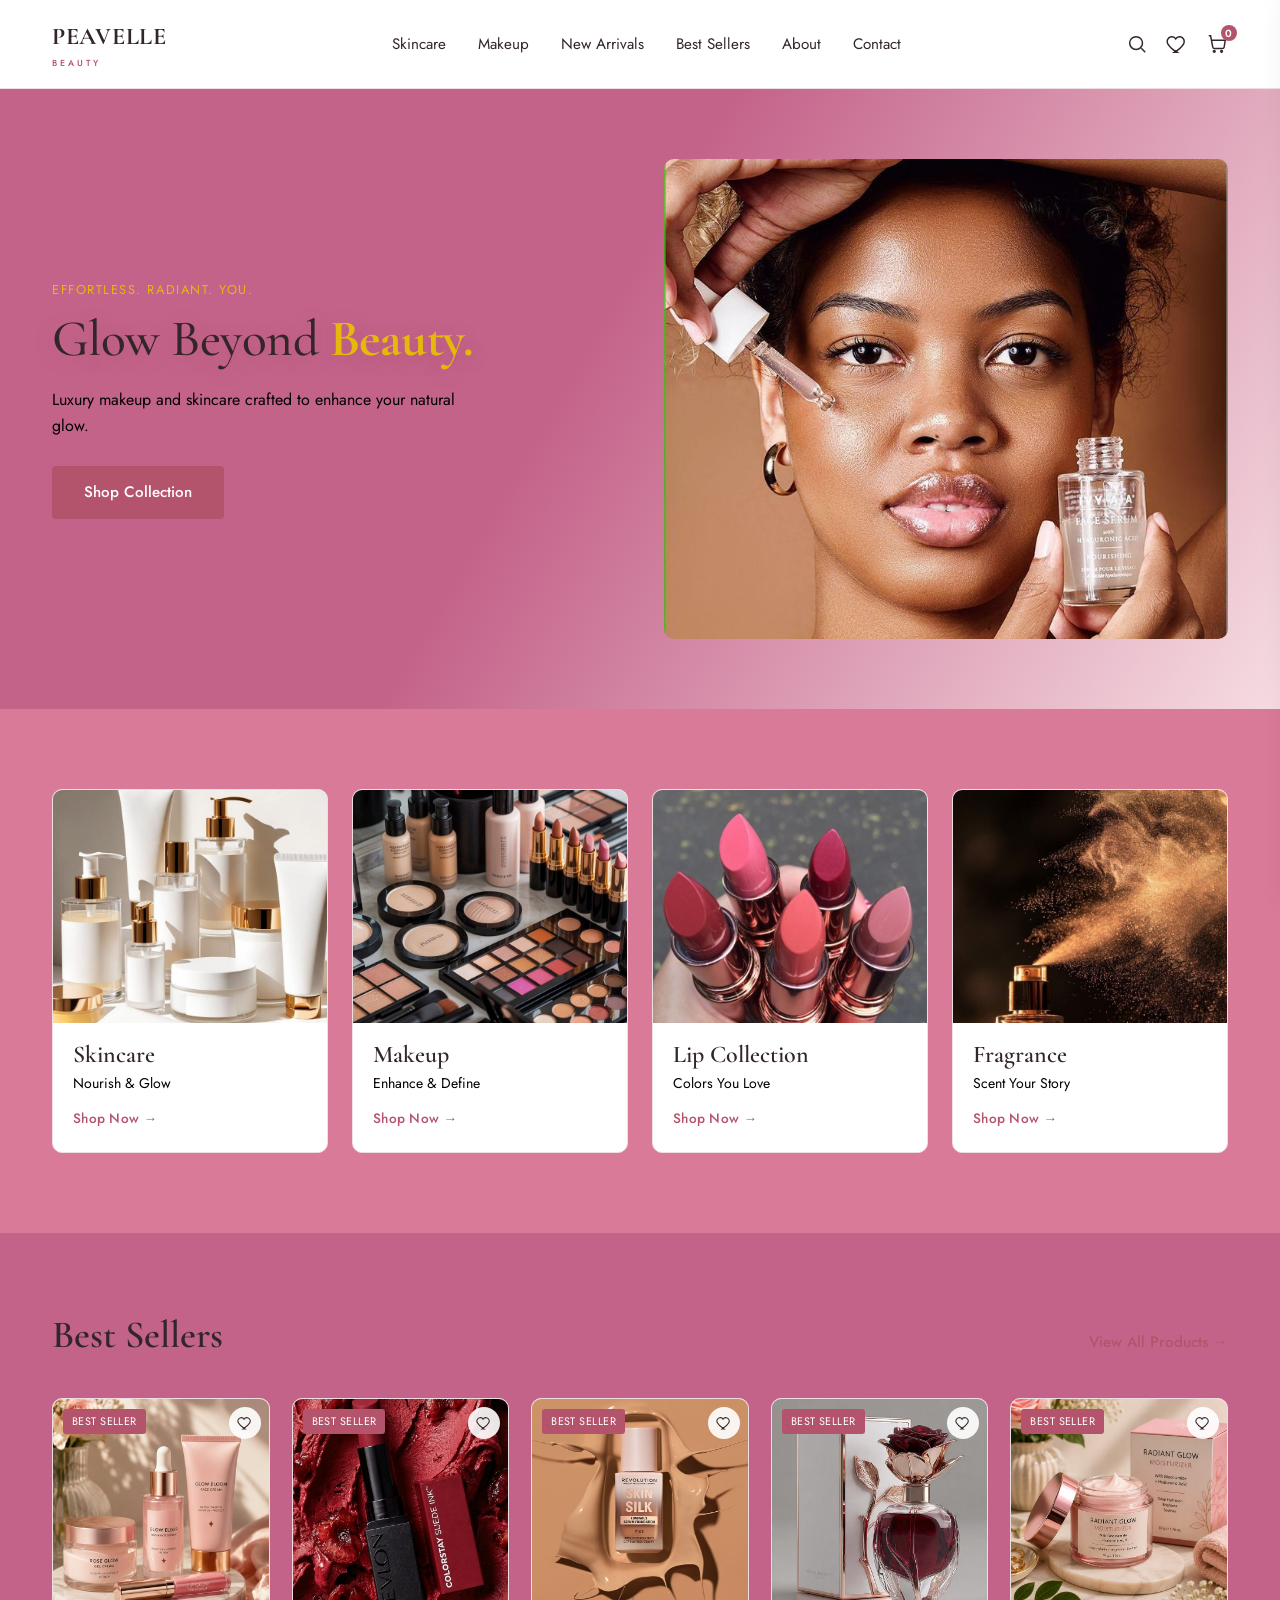
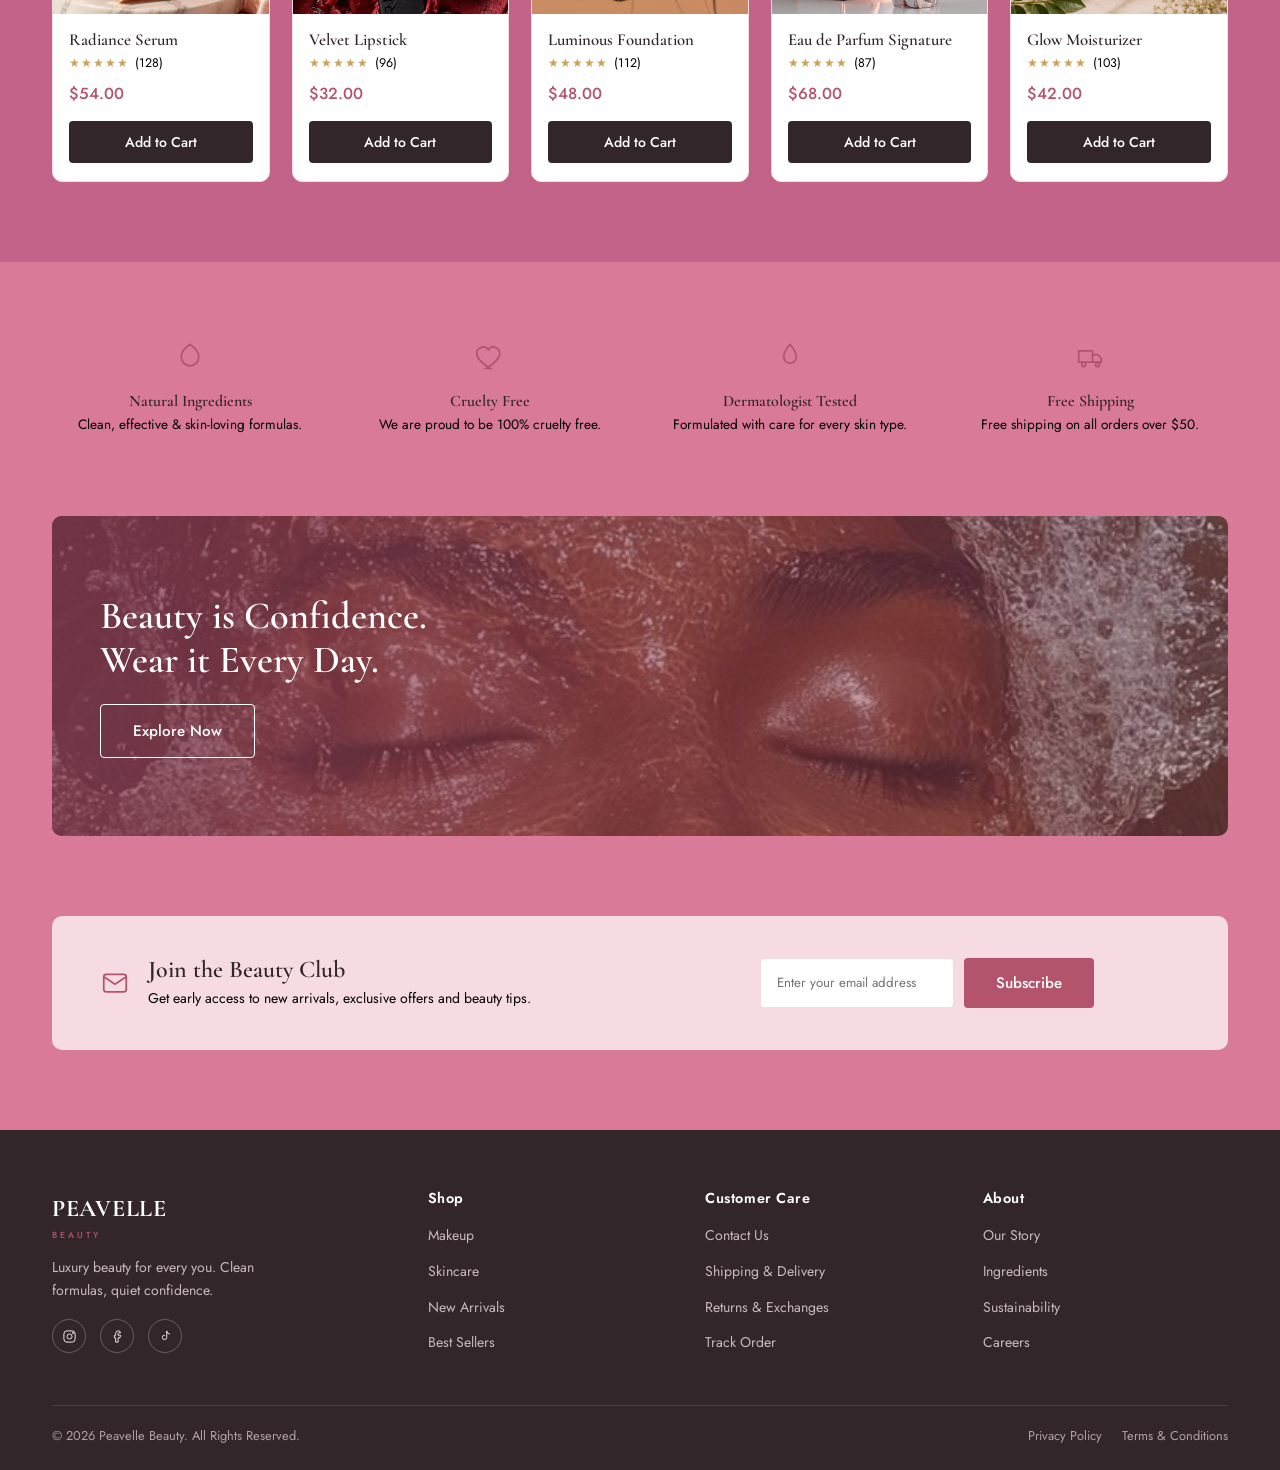
<file: index.html>
<!doctype html>
<html lang="en">
  <head>
    <meta charset="UTF-8" />
    <meta name="viewport" content="width=device-width, initial-scale=1.0" />
    <title>Peavelle Beauty — Glow Beyond Beauty</title>
    <meta
      name="description"
      content="Luxury makeup, skincare, lip color and fragrance crafted to enhance your natural glow."
    />
    <link rel="preconnect" href="https://fonts.googleapis.com" />
    <link
      href="https://fonts.googleapis.com/css2?family=Cormorant+Garamond:wght@500;600;700&family=Jost:wght@300;400;500;600&display=swap"
      rel="stylesheet"
    />
    <link rel="stylesheet" href="style.css" />
  </head>
  <body>
    <header class="site-header">
      <div class="header-inner">
        <a href="index.html" class="logo">PEAVELLE<span>BEAUTY</span></a>

        <button
          class="mobile-menu-toggle"
          id="mobileMenuToggle"
          aria-label="Menu"
        >
          <span></span><span></span><span></span>
        </button>

        <nav class="main-nav" id="mainNav">
          <a href="skincare.html">Skincare</a>
          <a href="makeup.html">Makeup</a>
          <a href="new-arrivals.html">New Arrivals</a>
          <a href="best-sellers.html">Best Sellers</a>
          <a href="about.html">About</a>
          <a href="contact.html">Contact</a>
        </nav>

        <div class="header-actions">
          <button class="icon-btn" id="searchToggle" aria-label="Search">
            <svg
              viewBox="0 0 24 24"
              fill="none"
              stroke="currentColor"
              stroke-width="1.6"
            >
              <circle cx="11" cy="11" r="7" />
              <path d="M21 21l-4.3-4.3" />
            </svg>
          </button>
          <a class="icon-btn" href="#" aria-label="Wishlist">
            <svg
              viewBox="0 0 24 24"
              fill="none"
              stroke="currentColor"
              stroke-width="1.6"
            >
              <path
                d="M12 21s-7.5-4.6-10-9.2C.4 8.4 2 4.8 5.6 4.1c2-.4 4 .5 5 2.2 1-1.7 3-2.6 5-2.2 3.6.7 5.2 4.3 3.6 7.7-2.5 4.6-10 9.2-10 9.2z"
              />
            </svg>
          </a>
          <button class="icon-btn" id="cartToggle" aria-label="Cart">
            <svg
              viewBox="0 0 24 24"
              fill="none"
              stroke="currentColor"
              stroke-width="1.6"
            >
              <path
                d="M3 3h2l2.4 12.4a2 2 0 002 1.6h8.4a2 2 0 002-1.6L21 8H6"
              />
              <circle cx="9" cy="20" r="1" />
              <circle cx="17" cy="20" r="1" />
            </svg>
            <span class="badge-count cart-count">0</span>
          </button>
        </div>
      </div>

      <div class="search-overlay" id="searchOverlay">
        <div class="search-panel">
          <div class="search-panel-top">
            <svg
              viewBox="0 0 24 24"
              fill="none"
              stroke="currentColor"
              stroke-width="1.6"
            >
              <circle cx="11" cy="11" r="7" />
              <path d="M21 21l-4.3-4.3" />
            </svg>
            <input
              type="text"
              id="searchInput"
              placeholder="Search products..."
            />
            <button id="searchClose" aria-label="Close search">✕</button>
          </div>
          <div id="searchResults"></div>
        </div>
      </div>
    </header>

    <div class="cart-overlay" id="cartOverlay"></div>
    <aside class="cart-drawer" id="cartDrawer">
      <div class="cart-drawer-header">
        <h3>Your Bag</h3>
        <button id="cartClose" aria-label="Close cart">✕</button>
      </div>
      <div class="cart-items" id="cartItems"></div>
      <div class="cart-footer" id="cartDrawerFooter">
        <div class="cart-subtotal">
          <span>Subtotal</span><span id="cartSubtotal">$0.00</span>
        </div>
        <a href="cart.html" class="btn btn-primary btn-block">View Bag</a>
      </div>
    </aside>

    <main>
      <section class="hero">
        <div class="container">
          <div class="hero-copy">
            <span class="eyebrow">Effortless. Radiant. You.</span>
            <h1>Glow Beyond <em>Beauty.</em></h1>
            <p>
              Luxury makeup and skincare crafted to enhance your natural glow.
            </p>
            <a href="#shop" class="btn btn-primary">Shop Collection</a>
          </div>
          <div class="hero-image">
            <img
              src="image3 hero banner.jpg"
              alt="Woman applying Peavelle Beauty skincare and holding a lipstick"
            />
          </div>
        </div>
      </section>
      <section class="section" id="shop">
        <div class="container">
          <div class="category-grid">
            <a href="skincare.html" class="category-card">
              <div class="category-card-image">
                <img
                  src="image4 skincare.jpg"
                  alt="Peavelle skincare products"
                />
              </div>
              <div class="category-card-body">
                <h3>Skincare</h3>
                <p>Nourish &amp; Glow</p>
                <span class="shop-now">Shop Now &rarr;</span>
              </div>
            </a>
            <a href="makeup.html" class="category-card">
              <div class="category-card-image">
                <img
                  src="image5 makeup.jpg"
                  alt="Peavelle makeup products"
                />
              </div>
              <div class="category-card-body">
                <h3>Makeup</h3>
                <p>Enhance &amp; Define</p>
                <span class="shop-now">Shop Now &rarr;</span>
              </div>
            </a>
            <a href="lip-collection.html" class="category-card">
              <div class="category-card-image">
                <img
                  src="image6 lip collection.jpg"
                  alt="Peavelle lip collection products"
                />
              </div>
              <div class="category-card-body">
                <h3>Lip Collection</h3>
                <p>Colors You Love</p>
                <span class="shop-now">Shop Now &rarr;</span>
              </div>
            </a>
            <a href="fragrance.html" class="category-card">
              <div class="category-card-image">
                <img
                  src="image7 fragrance.jpg"
                  alt="Peavelle fragrance products"
                />
              </div>
              <div class="category-card-body">
                <h3>Fragrance</h3>
                <p>Scent Your Story</p>
                <span class="shop-now">Shop Now &rarr;</span>
              </div>
            </a>
          </div>
        </div>
      </section>
      <section class="section section-alt">
        <div class="container">
          <div class="section-head">
            <h2>Best Sellers</h2>
            <a href="best-sellers.html" class="section-link"
              >View All Products &rarr;</a
            >
          </div>
          <div
            class="product-grid"
            id="productGrid"
            data-filter="bestseller"
          ></div>
        </div>
      </section>
      <section class="section">
        <div class="container">
          <div class="trust-strip">
            <div class="trust-item">
              <svg
                viewBox="0 0 24 24"
                fill="none"
                stroke="currentColor"
                stroke-width="1.4"
              >
                <path d="M12 2s7 4 7 10a7 7 0 01-14 0c0-6 7-10 7-10z" />
              </svg>
              <h4>Natural Ingredients</h4>
              <p>Clean, effective &amp; skin-loving formulas.</p>
            </div>
            <div class="trust-item">
              <svg
                viewBox="0 0 24 24"
                fill="none"
                stroke="currentColor"
                stroke-width="1.4"
              >
                <path
                  d="M12 21s-7.5-4.6-10-9.2C.4 8.4 2 4.8 5.6 4.1c2-.4 4 .5 5 2.2 1-1.7 3-2.6 5-2.2 3.6.7 5.2 4.3 3.6 7.7-2.5 4.6-10 9.2-10 9.2z"
                />
              </svg>
              <h4>Cruelty Free</h4>
              <p>We are proud to be 100% cruelty free.</p>
            </div>
            <div class="trust-item">
              <svg
                viewBox="0 0 24 24"
                fill="none"
                stroke="currentColor"
                stroke-width="1.4"
              >
                <path d="M12 2s5 5.5 5 10a5 5 0 01-10 0c0-4.5 5-10 5-10z" />
              </svg>
              <h4>Dermatologist Tested</h4>
              <p>Formulated with care for every skin type.</p>
            </div>
            <div class="trust-item">
              <svg
                viewBox="0 0 24 24"
                fill="none"
                stroke="currentColor"
                stroke-width="1.4"
              >
                <path d="M3 7h11v9H3zM14 10h4l3 3v3h-7z" />
                <circle cx="7" cy="18" r="1.6" />
                <circle cx="18" cy="18" r="1.6" />
              </svg>
              <h4>Free Shipping</h4>
              <p>Free shipping on all orders over $50.</p>
            </div>
          </div>
        </div>
      </section>
      <section class="section" style="padding-top: 0">
        <div class="container">
          <div class="promo-banner">
            <img
              src="image8 promotional banner.jpg"
              alt="Model with glowing skin, eyes closed, surrounded by pink flowers"
            />
            <div class="promo-banner-content">
              <h2>Beauty is Confidence. Wear it Every Day.</h2>
              <a href="best-sellers.html" class="btn btn-outline"
                >Explore Now</a
              >
            </div>
          </div>
        </div>
      </section>
      <section class="section" style="padding-top: 0">
        <div class="container">
          <div class="newsletter">
            <div class="newsletter-copy">
              <svg
                viewBox="0 0 24 24"
                fill="none"
                stroke="currentColor"
                stroke-width="1.4"
              >
                <rect x="3" y="5" width="18" height="14" rx="2" />
                <path d="M3 7l9 6 9-6" />
              </svg>
              <div>
                <h3>Join the Beauty Club</h3>
                <p>
                  Get early access to new arrivals, exclusive offers and beauty
                  tips.
                </p>
              </div>
            </div>
            <form class="newsletter-form" id="newsletterForm" novalidate>
              <input
                type="email"
                placeholder="Enter your email address"
                required
                aria-label="Email address"
              />
              <button type="submit" class="btn btn-primary">Subscribe</button>
              <p class="form-message" role="status"></p>
            </form>
          </div>
        </div>
      </section>
    </main>

    <footer class="site-footer">
      <div class="container">
        <div class="footer-grid">
          <div class="footer-brand">
            <a href="index.html" class="logo">PEAVELLE<span>BEAUTY</span></a>
            <p>
              Luxury beauty for every you. Clean formulas, quiet confidence.
            </p>
            <div class="social-links">
              <a href="#" aria-label="Instagram"
                ><svg
                  viewBox="0 0 24 24"
                  fill="none"
                  stroke="currentColor"
                  stroke-width="1.6"
                >
                  <rect x="3" y="3" width="18" height="18" rx="5" />
                  <circle cx="12" cy="12" r="4" />
                  <circle cx="17.5" cy="6.5" r="1" /></svg
              ></a>
              <a href="#" aria-label="Facebook"
                ><svg
                  viewBox="0 0 24 24"
                  fill="none"
                  stroke="currentColor"
                  stroke-width="1.6"
                >
                  <path
                    d="M15 3h-2a4 4 0 00-4 4v3H7v4h2v7h4v-7h3l1-4h-4V7a1 1 0 011-1h3z"
                  /></svg
              ></a>
              <a href="#" aria-label="TikTok"
                ><svg
                  viewBox="0 0 24 24"
                  fill="none"
                  stroke="currentColor"
                  stroke-width="1.6"
                >
                  <path d="M14 3v10.5a3.5 3.5 0 11-3-3.46" />
                  <path d="M14 3a5 5 0 005 5" /></svg
              ></a>
            </div>
          </div>
          <div class="footer-col">
            <h4>Shop</h4>
            <ul>
              <li><a href="makeup.html">Makeup</a></li>
              <li><a href="skincare.html">Skincare</a></li>
              <li><a href="new-arrivals.html">New Arrivals</a></li>
              <li><a href="best-sellers.html">Best Sellers</a></li>
            </ul>
          </div>
          <div class="footer-col">
            <h4>Customer Care</h4>
            <ul>
              <li><a href="contact.html">Contact Us</a></li>
              <li><a href="contact.html">Shipping &amp; Delivery</a></li>
              <li><a href="cart.html">Returns &amp; Exchanges</a></li>
              <li><a href="cart.html">Track Order</a></li>
            </ul>
          </div>
          <div class="footer-col">
            <h4>About</h4>
            <ul>
              <li><a href="about.html">Our Story</a></li>
              <li><a href="about.html">Ingredients</a></li>
              <li><a href="about.html">Sustainability</a></li>
              <li><a href="contact.html">Careers</a></li>
            </ul>
          </div>
        </div>
        <div class="footer-bottom">
          <p>&copy; 2026 Peavelle Beauty. All Rights Reserved.</p>
          <div class="footer-legal">
            <a href="#">Privacy Policy</a>
            <a href="#">Terms &amp; Conditions</a>
          </div>
        </div>
      </div>
    </footer>

    <script src="product.js"></script>
    <script src="main.js"></script>
    <script src="cart.js"></script>
    <script src="shop.js"></script>
  </body>
</html>
</file>
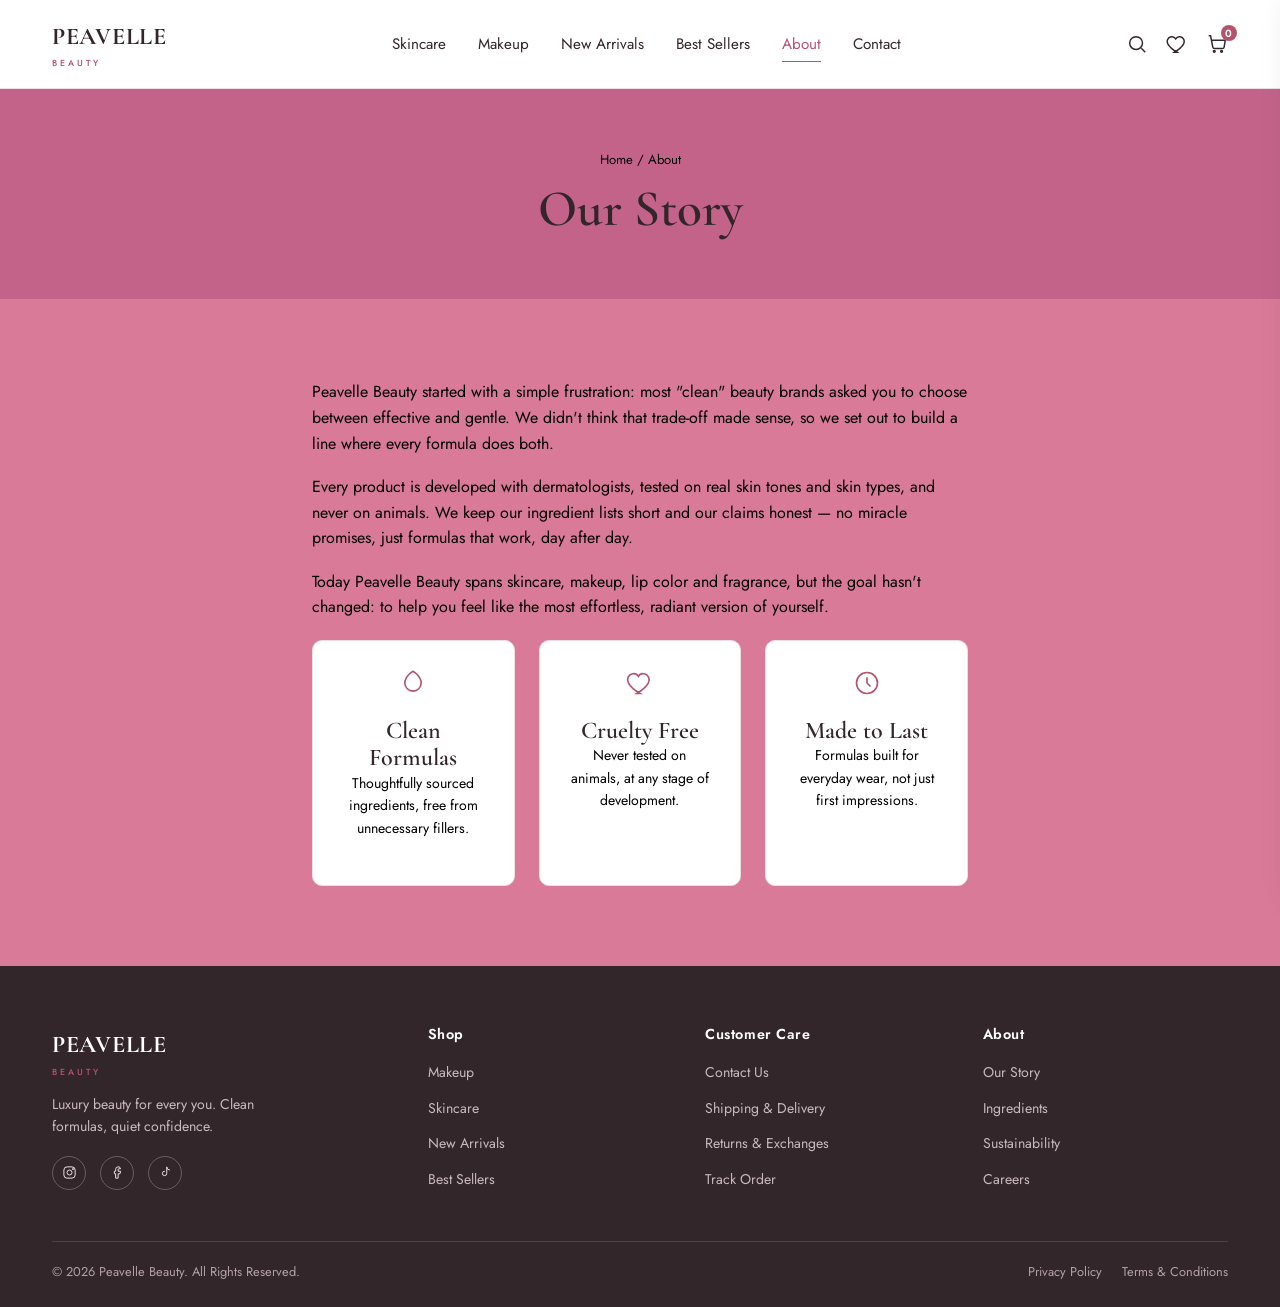
<file: about.html>
<!doctype html>
<html lang="en">
  <head>
    <meta charset="UTF-8" />
    <meta name="viewport" content="width=device-width, initial-scale=1.0" />
    <title>About — Peavelle Beauty</title>
    <meta
      name="description"
      content="Our story, philosophy and commitment to clean, cruelty-free beauty."
    />
    <link rel="preconnect" href="https://fonts.googleapis.com" />
    <link
      href="https://fonts.googleapis.com/css2?family=Cormorant+Garamond:wght@500;600;700&family=Jost:wght@300;400;500;600&display=swap"
      rel="stylesheet"
    />
    <link rel="stylesheet" href="style.css" />
  </head>
  <body>
    <header class="site-header">
      <div class="header-inner">
        <a href="about.html" class="logo">PEAVELLE<span>BEAUTY</span></a>
        <button
          class="mobile-menu-toggle"
          id="mobileMenuToggle"
          aria-label="Menu"
        >
          <span></span><span></span><span></span>
        </button>
        <nav class="main-nav" id="mainNav">
          <a href="skincare.html">Skincare</a>
          <a href="makeup.html">Makeup</a>
          <a href="new-arrivals.html">New Arrivals</a>
          <a href="best-sellers.html">Best Sellers</a>
          <a href="about.html">About</a>
          <a href="contact.html">Contact</a>
        </nav>
        <div class="header-actions">
          <button class="icon-btn" id="searchToggle" aria-label="Search">
            <svg
              viewBox="0 0 24 24"
              fill="none"
              stroke="currentColor"
              stroke-width="1.6"
            >
              <circle cx="11" cy="11" r="7" />
              <path d="M21 21l-4.3-4.3" />
            </svg>
          </button>
          <a class="icon-btn" href="#" aria-label="Wishlist">
            <svg
              viewBox="0 0 24 24"
              fill="none"
              stroke="currentColor"
              stroke-width="1.6"
            >
              <path
                d="M12 21s-7.5-4.6-10-9.2C.4 8.4 2 4.8 5.6 4.1c2-.4 4 .5 5 2.2 1-1.7 3-2.6 5-2.2 3.6.7 5.2 4.3 3.6 7.7-2.5 4.6-10 9.2-10 9.2z"
              />
            </svg>
          </a>
          <button class="icon-btn" id="cartToggle" aria-label="Cart">
            <svg
              viewBox="0 0 24 24"
              fill="none"
              stroke="currentColor"
              stroke-width="1.6"
            >
              <path
                d="M3 3h2l2.4 12.4a2 2 0 002 1.6h8.4a2 2 0 002-1.6L21 8H6"
              />
              <circle cx="9" cy="20" r="1" />
              <circle cx="17" cy="20" r="1" />
            </svg>
            <span class="badge-count cart-count">0</span>
          </button>
        </div>
      </div>
      <div class="search-overlay" id="searchOverlay">
        <div class="search-panel">
          <div class="search-panel-top">
            <svg
              viewBox="0 0 24 24"
              fill="none"
              stroke="currentColor"
              stroke-width="1.6"
            >
              <circle cx="11" cy="11" r="7" />
              <path d="M21 21l-4.3-4.3" />
            </svg>
            <input
              type="text"
              id="searchInput"
              placeholder="Search products..."
            />
            <button id="searchClose" aria-label="Close search">✕</button>
          </div>
          <div id="searchResults"></div>
        </div>
      </div>
    </header>

    <div class="cart-overlay" id="cartOverlay"></div>
    <aside class="cart-drawer" id="cartDrawer">
      <div class="cart-drawer-header">
        <h3>Your Bag</h3>
        <button id="cartClose" aria-label="Close cart">✕</button>
      </div>
      <div class="cart-items" id="cartItems"></div>
      <div class="cart-footer" id="cartDrawerFooter">
        <div class="cart-subtotal">
          <span>Subtotal</span><span id="cartSubtotal">$0.00</span>
        </div>
        <a href="cart.html" class="btn btn-primary btn-block">View Bag</a>
      </div>
    </aside>

    <main>
      <section class="about-hero">
        <div class="container">
          <p class="breadcrumb"><a href="index.html">Home</a> / About</p>
          <h1>Our Story</h1>
        </div>
      </section>

      <section class="section">
        <div class="container about-content">
          <p>
            Peavelle Beauty started with a simple frustration: most "clean"
            beauty brands asked you to choose between effective and gentle. We
            didn't think that trade-off made sense, so we set out to build a
            line where every formula does both.
          </p>
          <p>
            Every product is developed with dermatologists, tested on real skin
            tones and skin types, and never on animals. We keep our ingredient
            lists short and our claims honest — no miracle promises, just
            formulas that work, day after day.
          </p>
          <p>
            Today Peavelle Beauty spans skincare, makeup, lip color and
            fragrance, but the goal hasn't changed: to help you feel like the
            most effortless, radiant version of yourself.
          </p>

          <div class="values-grid">
            <div class="value-card">
              <svg
                viewBox="0 0 24 24"
                fill="none"
                stroke="currentColor"
                stroke-width="1.4"
              >
                <path d="M12 2s7 4 7 10a7 7 0 01-14 0c0-6 7-10 7-10z" />
              </svg>
              <h3>Clean Formulas</h3>
              <p>
                Thoughtfully sourced ingredients, free from unnecessary fillers.
              </p>
            </div>
            <div class="value-card">
              <svg
                viewBox="0 0 24 24"
                fill="none"
                stroke="currentColor"
                stroke-width="1.4"
              >
                <path
                  d="M12 21s-7.5-4.6-10-9.2C.4 8.4 2 4.8 5.6 4.1c2-.4 4 .5 5 2.2 1-1.7 3-2.6 5-2.2 3.6.7 5.2 4.3 3.6 7.7-2.5 4.6-10 9.2-10 9.2z"
                />
              </svg>
              <h3>Cruelty Free</h3>
              <p>Never tested on animals, at any stage of development.</p>
            </div>
            <div class="value-card">
              <svg
                viewBox="0 0 24 24"
                fill="none"
                stroke="currentColor"
                stroke-width="1.4"
              >
                <circle cx="12" cy="12" r="9" />
                <path d="M12 7v5l3 3" />
              </svg>
              <h3>Made to Last</h3>
              <p>
                Formulas built for everyday wear, not just first impressions.
              </p>
            </div>
          </div>
        </div>
      </section>
    </main>

    <footer class="site-footer">
      <div class="container">
        <div class="footer-grid">
          <div class="footer-brand">
            <a href="index.html" class="logo">PEAVELLE<span>BEAUTY</span></a>
            <p>
              Luxury beauty for every you. Clean formulas, quiet confidence.
            </p>
            <div class="social-links">
              <a href="#" aria-label="Instagram"
                ><svg
                  viewBox="0 0 24 24"
                  fill="none"
                  stroke="currentColor"
                  stroke-width="1.6"
                >
                  <rect x="3" y="3" width="18" height="18" rx="5" />
                  <circle cx="12" cy="12" r="4" />
                  <circle cx="17.5" cy="6.5" r="1" /></svg
              ></a>
              <a href="#" aria-label="Facebook"
                ><svg
                  viewBox="0 0 24 24"
                  fill="none"
                  stroke="currentColor"
                  stroke-width="1.6"
                >
                  <path
                    d="M15 3h-2a4 4 0 00-4 4v3H7v4h2v7h4v-7h3l1-4h-4V7a1 1 0 011-1h3z"
                  /></svg
              ></a>
              <a href="#" aria-label="TikTok"
                ><svg
                  viewBox="0 0 24 24"
                  fill="none"
                  stroke="currentColor"
                  stroke-width="1.6"
                >
                  <path d="M14 3v10.5a3.5 3.5 0 11-3-3.46" />
                  <path d="M14 3a5 5 0 005 5" /></svg
              ></a>
            </div>
          </div>
          <div class="footer-col">
            <h4>Shop</h4>
            <ul>
              <li><a href="makeup.html">Makeup</a></li>
              <li><a href="skincare.html">Skincare</a></li>
              <li><a href="new-arrivals.html">New Arrivals</a></li>
              <li><a href="best-sellers.html">Best Sellers</a></li>
            </ul>
          </div>
          <div class="footer-col">
            <h4>Customer Care</h4>
            <ul>
              <li><a href="contact.html">Contact Us</a></li>
              <li><a href="contact.html">Shipping &amp; Delivery</a></li>
              <li><a href="cart.html">Returns &amp; Exchanges</a></li>
              <li><a href="cart.html">Track Order</a></li>
            </ul>
          </div>
          <div class="footer-col">
            <h4>About</h4>
            <ul>
              <li><a href="about.html">Our Story</a></li>
              <li><a href="about.html">Ingredients</a></li>
              <li><a href="about.html">Sustainability</a></li>
              <li><a href="contact.html">Careers</a></li>
            </ul>
          </div>
        </div>
        <div class="footer-bottom">
          <p>&copy; 2026 Peavelle Beauty. All Rights Reserved.</p>
          <div class="footer-legal">
            <a href="#">Privacy Policy</a><a href="#">Terms &amp; Conditions</a>
          </div>
        </div>
      </div>
    </footer>

    <script src="product.js"></script>
    <script src="main.js"></script>
    <script src="cart.js"></script>
  </body>
</html>
</file>
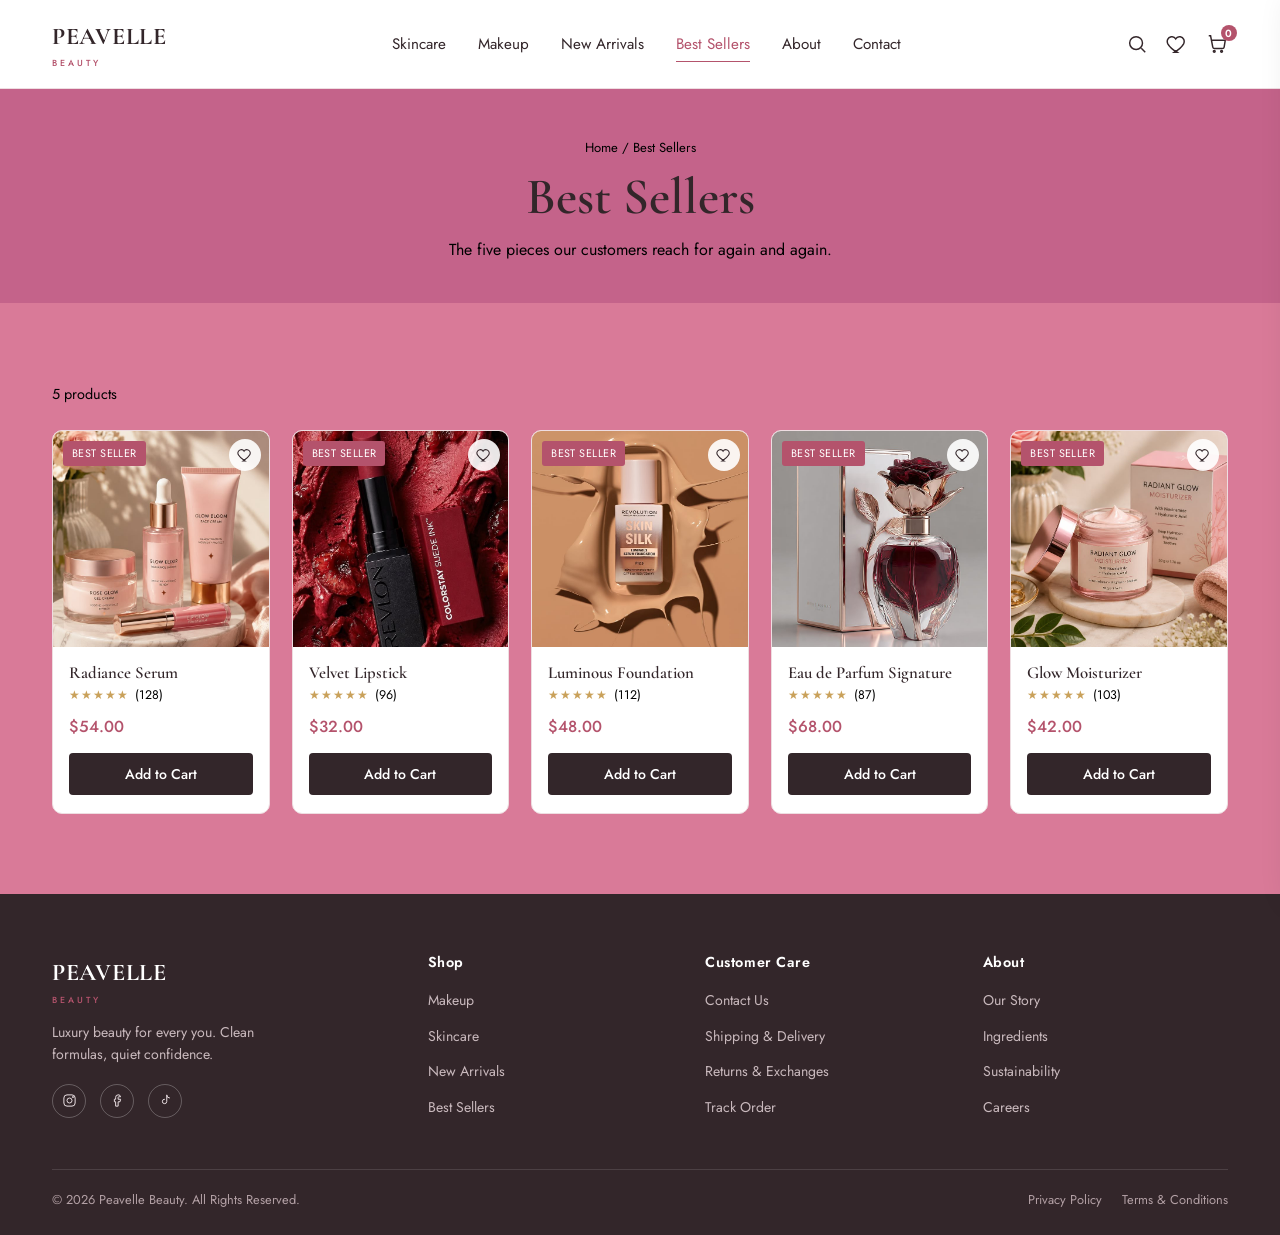
<file: best-sellers.html>
<!doctype html>
<html lang="en">
  <head>
    <meta charset="UTF-8" />
    <meta name="viewport" content="width=device-width, initial-scale=1.0" />
    <title>Best Sellers — Peavelle Beauty</title>
    <meta
      name="description"
      content="The five pieces our customers reach for again and again."
    />
    <link rel="preconnect" href="https://fonts.googleapis.com" />
    <link
      href="https://fonts.googleapis.com/css2?family=Cormorant+Garamond:wght@500;600;700&family=Jost:wght@300;400;500;600&display=swap"
      rel="stylesheet"
    />
    <link rel="stylesheet" href="style.css" />
  </head>
  <body>
    <header class="site-header">
      <div class="header-inner">
        <a href="index.html" class="logo">PEAVELLE<span>BEAUTY</span></a>
        <button
          class="mobile-menu-toggle"
          id="mobileMenuToggle"
          aria-label="Menu"
        >
          <span></span><span></span><span></span>
        </button>

        <nav class="main-nav" id="mainNav">
          <a href="skincare.html">Skincare</a>
          <a href="makeup.html">Makeup</a>
          <a href="new-arrivals.html">New Arrivals</a>
          <a href="best-sellers.html">Best Sellers</a>
          <a href="about.html">About</a>
          <a href="contact.html">Contact</a>
        </nav>

        <div class="header-actions">
          <button class="icon-btn" id="searchToggle" aria-label="Search">
            <svg
              viewBox="0 0 24 24"
              fill="none"
              stroke="currentColor"
              stroke-width="1.6"
            >
              <circle cx="11" cy="11" r="7" />
              <path d="M21 21l-4.3-4.3" />
            </svg>
          </button>
          <a class="icon-btn" href="#" aria-label="Wishlist">
            <svg
              viewBox="0 0 24 24"
              fill="none"
              stroke="currentColor"
              stroke-width="1.6"
            >
              <path
                d="M12 21s-7.5-4.6-10-9.2C.4 8.4 2 4.8 5.6 4.1c2-.4 4 .5 5 2.2 1-1.7 3-2.6 5-2.2 3.6.7 5.2 4.3 3.6 7.7-2.5 4.6-10 9.2-10 9.2z"
              />
            </svg>
          </a>
          <button class="icon-btn" id="cartToggle" aria-label="Cart">
            <svg
              viewBox="0 0 24 24"
              fill="none"
              stroke="currentColor"
              stroke-width="1.6"
            >
              <path
                d="M3 3h2l2.4 12.4a2 2 0 002 1.6h8.4a2 2 0 002-1.6L21 8H6"
              />
              <circle cx="9" cy="20" r="1" />
              <circle cx="17" cy="20" r="1" />
            </svg>
            <span class="badge-count cart-count">0</span>
          </button>
        </div>
      </div>

      <div class="search-overlay" id="searchOverlay">
        <div class="search-panel">
          <div class="search-panel-top">
            <svg
              viewBox="0 0 24 24"
              fill="none"
              stroke="currentColor"
              stroke-width="1.6"
            >
              <circle cx="11" cy="11" r="7" />
              <path d="M21 21l-4.3-4.3" />
            </svg>
            <input
              type="text"
              id="searchInput"
              placeholder="Search products..."
            />
            <button id="searchClose" aria-label="Close search">✕</button>
          </div>
          <div id="searchResults"></div>
        </div>
      </div>
    </header>

    <div class="cart-overlay" id="cartOverlay"></div>
    <aside class="cart-drawer" id="cartDrawer">
      <div class="cart-drawer-header">
        <h3>Your Bag</h3>
        <button id="cartClose" aria-label="Close cart">✕</button>
      </div>
      <div class="cart-items" id="cartItems"></div>
      <div class="cart-footer" id="cartDrawerFooter">
        <div class="cart-subtotal">
          <span>Subtotal</span><span id="cartSubtotal">$0.00</span>
        </div>
        <a href="cart.html" class="btn btn-primary btn-block">View Bag</a>
      </div>
    </aside>
    <main>
      <section class="page-header">
        <div class="container">
          <p class="breadcrumb"><a href="index.html">Home</a> / Best Sellers</p>
          <h1>Best Sellers</h1>
          <p
            style="
              color: var(--text-light);
              max-width: 540px;
              margin: 10px auto 0;
            "
          >
            The five pieces our customers reach for again and again.
          </p>
        </div>
      </section>
      <section class="section">
        <div class="container">
          <p class="results-count" id="resultsCount"></p>
          <div
            class="product-grid"
            id="productGrid"
            data-filter="bestseller"
          ></div>
        </div>
      </section>
    </main>
    <footer class="site-footer">
      <div class="container">
        <div class="footer-grid">
          <div class="footer-brand">
            <a href="index.html" class="logo">PEAVELLE<span>BEAUTY</span></a>
            <p>
              Luxury beauty for every you. Clean formulas, quiet confidence.
            </p>
            <div class="social-links">
              <a href="#" aria-label="Instagram"
                ><svg
                  viewBox="0 0 24 24"
                  fill="none"
                  stroke="currentColor"
                  stroke-width="1.6"
                >
                  <rect x="3" y="3" width="18" height="18" rx="5" />
                  <circle cx="12" cy="12" r="4" />
                  <circle cx="17.5" cy="6.5" r="1" /></svg
              ></a>
              <a href="#" aria-label="Facebook"
                ><svg
                  viewBox="0 0 24 24"
                  fill="none"
                  stroke="currentColor"
                  stroke-width="1.6"
                >
                  <path
                    d="M15 3h-2a4 4 0 00-4 4v3H7v4h2v7h4v-7h3l1-4h-4V7a1 1 0 011-1h3z"
                  /></svg
              ></a>
              <a href="#" aria-label="TikTok"
                ><svg
                  viewBox="0 0 24 24"
                  fill="none"
                  stroke="currentColor"
                  stroke-width="1.6"
                >
                  <path d="M14 3v10.5a3.5 3.5 0 11-3-3.46" />
                  <path d="M14 3a5 5 0 005 5" /></svg
              ></a>
            </div>
          </div>
          <div class="footer-col">
            <h4>Shop</h4>
            <ul>
              <li><a href="makeup.html">Makeup</a></li>
              <li><a href="skincare.html">Skincare</a></li>
              <li><a href="new-arrivals.html">New Arrivals</a></li>
              <li><a href="best-sellers.html">Best Sellers</a></li>
            </ul>
          </div>
          <div class="footer-col">
            <h4>Customer Care</h4>
            <ul>
              <li><a href="contact.html">Contact Us</a></li>
              <li><a href="contact.html">Shipping &amp; Delivery</a></li>
              <li><a href="cart.html">Returns &amp; Exchanges</a></li>
              <li><a href="cart.html">Track Order</a></li>
            </ul>
          </div>
          <div class="footer-col">
            <h4>About</h4>
            <ul>
              <li><a href="about.html">Our Story</a></li>
              <li><a href="about.html">Ingredients</a></li>
              <li><a href="about.html">Sustainability</a></li>
              <li><a href="contact.html">Careers</a></li>
            </ul>
          </div>
        </div>
        <div class="footer-bottom">
          <p>&copy; 2026 Peavelle Beauty. All Rights Reserved.</p>
          <div class="footer-legal">
            <a href="#">Privacy Policy</a>
            <a href="#">Terms &amp; Conditions</a>
          </div>
        </div>
      </div>
    </footer>

    <script src="product.js"></script>
    <script src="main.js"></script>
    <script src="cart.js"></script>
    <script src="shop.js"></script>
  </body>
</html>
</file>
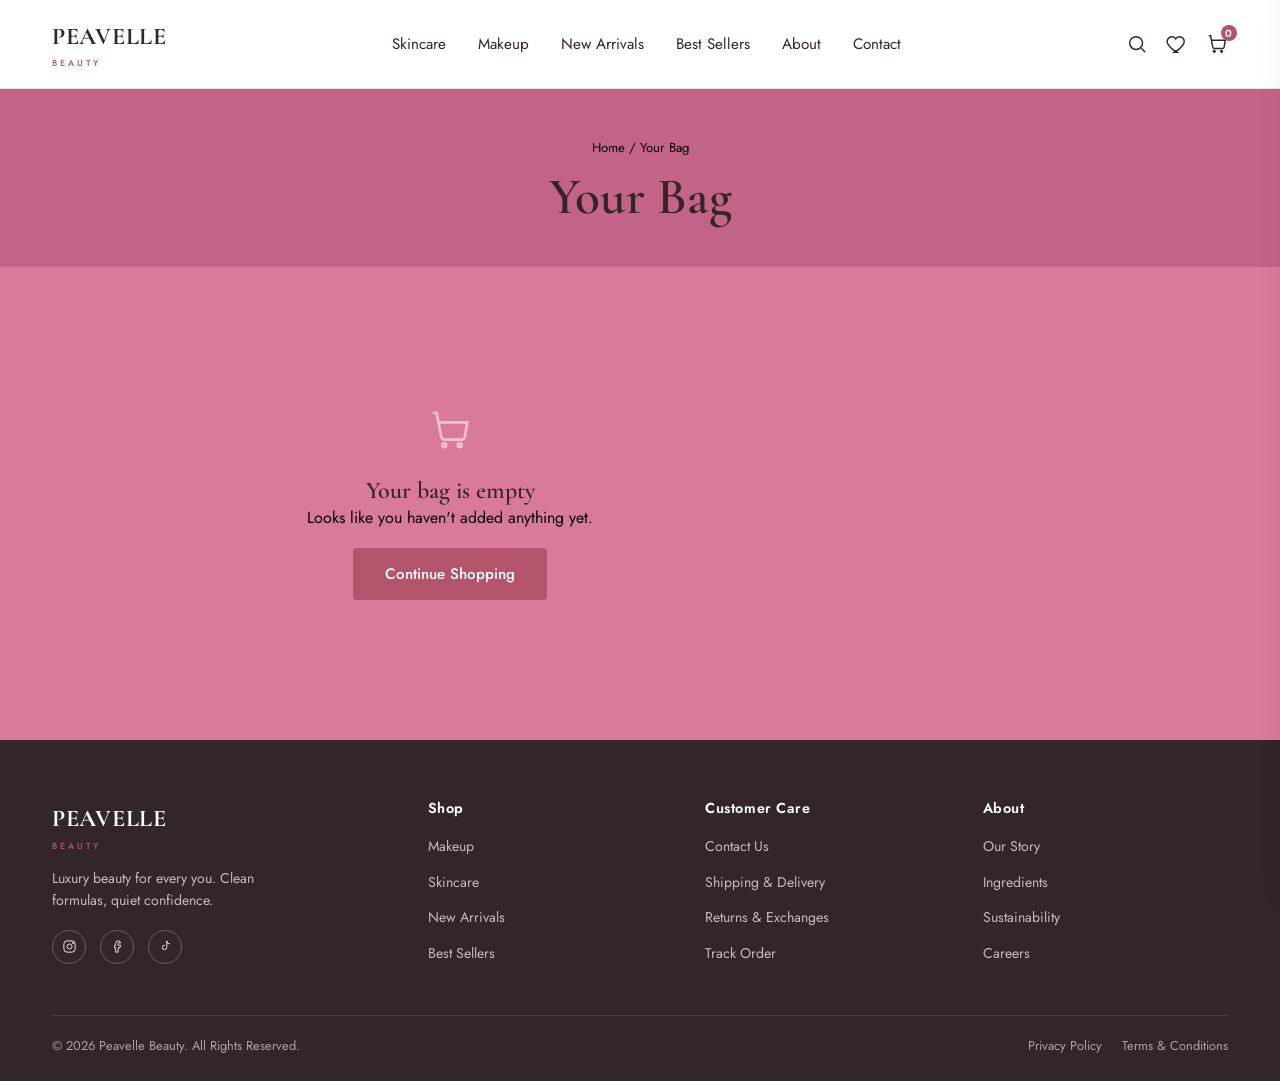
<file: cart.html>
<!doctype html>
<html lang="en">
  <head>
    <meta charset="UTF-8" />
    <meta name="viewport" content="width=device-width, initial-scale=1.0" />
    <title>Your Bag — Peavelle Beauty</title>
    <meta name="description" content="Review your bag and check out." />
    <link rel="preconnect" href="https://fonts.googleapis.com" />
    <link
      href="https://fonts.googleapis.com/css2?family=Cormorant+Garamond:wght@500;600;700&family=Jost:wght@300;400;500;600&display=swap"
      rel="stylesheet"
    />
    <link rel="stylesheet" href="style.css" />
  </head>
  <body>
    <header class="site-header">
      <div class="header-inner">
        <a href="index.html" class="logo"
          >PEAVELLE<span>BEAUTY</span></a
        >

        <button
          class="mobile-menu-toggle"
          id="mobileMenuToggle"
          aria-label="Menu"
        >
          <span></span><span></span><span></span>
        </button>

        <nav class="main-nav" id="mainNav">
          <a href="skincare.html">Skincare</a>
          <a href="makeup.html">Makeup</a>
          <a href="new-arrivals.html">New Arrivals</a>
          <a href="best-sellers.html">Best Sellers</a>
          <a href="about.html">About</a>
          <a href="contact.html">Contact</a>
        </nav>

        <div class="header-actions">
          <button class="icon-btn" id="searchToggle" aria-label="Search">
            <svg
              viewBox="0 0 24 24"
              fill="none"
              stroke="currentColor"
              stroke-width="1.6"
            >
              <circle cx="11" cy="11" r="7" />
              <path d="M21 21l-4.3-4.3" />
            </svg>
          </button>
          <a class="icon-btn" href="#" aria-label="Wishlist">
            <svg
              viewBox="0 0 24 24"
              fill="none"
              stroke="currentColor"
              stroke-width="1.6"
            >
              <path
                d="M12 21s-7.5-4.6-10-9.2C.4 8.4 2 4.8 5.6 4.1c2-.4 4 .5 5 2.2 1-1.7 3-2.6 5-2.2 3.6.7 5.2 4.3 3.6 7.7-2.5 4.6-10 9.2-10 9.2z"
              />
            </svg>
          </a>
          <button class="icon-btn" id="cartToggle" aria-label="Cart">
            <svg
              viewBox="0 0 24 24"
              fill="none"
              stroke="currentColor"
              stroke-width="1.6"
            >
              <path
                d="M3 3h2l2.4 12.4a2 2 0 002 1.6h8.4a2 2 0 002-1.6L21 8H6"
              />
              <circle cx="9" cy="20" r="1" />
              <circle cx="17" cy="20" r="1" />
            </svg>
            <span class="badge-count cart-count">0</span>
          </button>
        </div>
      </div>

      <div class="search-overlay" id="searchOverlay">
        <div class="search-panel">
          <div class="search-panel-top">
            <svg
              viewBox="0 0 24 24"
              fill="none"
              stroke="currentColor"
              stroke-width="1.6"
            >
              <circle cx="11" cy="11" r="7" />
              <path d="M21 21l-4.3-4.3" />
            </svg>
            <input
              type="text"
              id="searchInput"
              placeholder="Search products..."
            />
            <button id="searchClose" aria-label="Close search">✕</button>
          </div>
          <div id="searchResults"></div>
        </div>
      </div>
    </header>

    <div class="cart-overlay" id="cartOverlay"></div>
    <aside class="cart-drawer" id="cartDrawer">
      <div class="cart-drawer-header">
        <h3>Your Bag</h3>
        <button id="cartClose" aria-label="Close cart">✕</button>
      </div>
      <div class="cart-items" id="cartItems"></div>
      <div class="cart-footer" id="cartDrawerFooter">
        <div class="cart-subtotal">
          <span>Subtotal</span><span id="cartSubtotal">$0.00</span>
        </div>
        <a href="cart.html" class="btn btn-primary btn-block"
          >View Bag</a
        >
      </div>
    </aside>

    <main>
      <section class="page-header">
        <div class="container">
          <p class="breadcrumb">
            <a href="index.html">Home</a> / Your Bag
          </p>
          <h1>Your Bag</h1>
        </div>
      </section>

      <section class="section">
        <div class="container cart-page-grid">
          <div class="cart-page-list" id="cartPageItems"></div>

          <div class="cart-summary" id="cartSummaryBox">
            <h3>Order Summary</h3>
            <div class="summary-row">
              <span>Subtotal</span><span id="cartPageSubtotal">$0.00</span>
            </div>
            <div class="summary-row">
              <span>Shipping</span><span>Free</span>
            </div>
            <div class="summary-row total">
              <span>Total</span><span id="cartPageTotal">$0.00</span>
            </div>
            <button class="btn btn-primary btn-block" id="checkoutBtn">
              Checkout
            </button>
            <p class="checkout-note">
              Checkout is coming soon — no payment will be taken.
            </p>
            <a
              href="index.html"
              class="section-link"
              style="display: block; text-align: center; margin-top: 16px"
              >&larr; Continue Shopping</a
            >
          </div>
        </div>
      </section>
    </main>
    <footer class="site-footer">
      <div class="container">
        <div class="footer-grid">
          <div class="footer-brand">
            <a href="index.html" class="logo"
              >PEAVELLE<span>BEAUTY</span></a
            >
            <p>
              Luxury beauty for every you. Clean formulas, quiet confidence.
            </p>
            <div class="social-links">
              <a href="#" aria-label="Instagram"
                ><svg
                  viewBox="0 0 24 24"
                  fill="none"
                  stroke="currentColor"
                  stroke-width="1.6"
                >
                  <rect x="3" y="3" width="18" height="18" rx="5" />
                  <circle cx="12" cy="12" r="4" />
                  <circle cx="17.5" cy="6.5" r="1" /></svg
              ></a>
              <a href="#" aria-label="Facebook"
                ><svg
                  viewBox="0 0 24 24"
                  fill="none"
                  stroke="currentColor"
                  stroke-width="1.6"
                >
                  <path
                    d="M15 3h-2a4 4 0 00-4 4v3H7v4h2v7h4v-7h3l1-4h-4V7a1 1 0 011-1h3z"
                  /></svg
              ></a>
              <a href="#" aria-label="TikTok"
                ><svg
                  viewBox="0 0 24 24"
                  fill="none"
                  stroke="currentColor"
                  stroke-width="1.6"
                >
                  <path d="M14 3v10.5a3.5 3.5 0 11-3-3.46" />
                  <path d="M14 3a5 5 0 005 5" /></svg
              ></a>
            </div>
          </div>
          <div class="footer-col">
            <h4>Shop</h4>
            <ul>
              <li><a href="makeup.html">Makeup</a></li>
              <li><a href="skincare.html">Skincare</a></li>
              <li><a href="new-arrivals.html">New Arrivals</a></li>
              <li><a href="best-sellers.html">Best Sellers</a></li>
            </ul>
          </div>
          <div class="footer-col">
            <h4>Customer Care</h4>
            <ul>
              <li><a href="contact.html">Contact Us</a></li>
              <li>
                <a href="contact.html">Shipping &amp; Delivery</a>
              </li>
              <li><a href="cart.html">Returns &amp; Exchanges</a></li>
              <li><a href="cart.html">Track Order</a></li>
            </ul>
          </div>
          <div class="footer-col">
            <h4>About</h4>
            <ul>
              <li><a href="about.html">Our Story</a></li>
              <li><a href="about.html">Ingredients</a></li>
              <li><a href="about.html">Sustainability</a></li>
              <li><a href="contact.html">Careers</a></li>
            </ul>
          </div>
        </div>
        <div class="footer-bottom">
          <p>&copy; 2026 Peavelle Beauty. All Rights Reserved.</p>
          <div class="footer-legal">
            <a href="#">Privacy Policy</a>
            <a href="#">Terms &amp; Conditions</a>
          </div>
        </div>
      </div>
    </footer>

    <script src="product.js"></script>
    <script src="main.js"></script>
    <script src="cart.js"></script>

    <script>
      document
        .getElementById("checkoutBtn")
        .addEventListener("click", function () {
          alert(
            "Checkout is coming soon! Your bag is saved and waiting for you.",
          );
        });
    </script>
  </body>
</html>
</file>
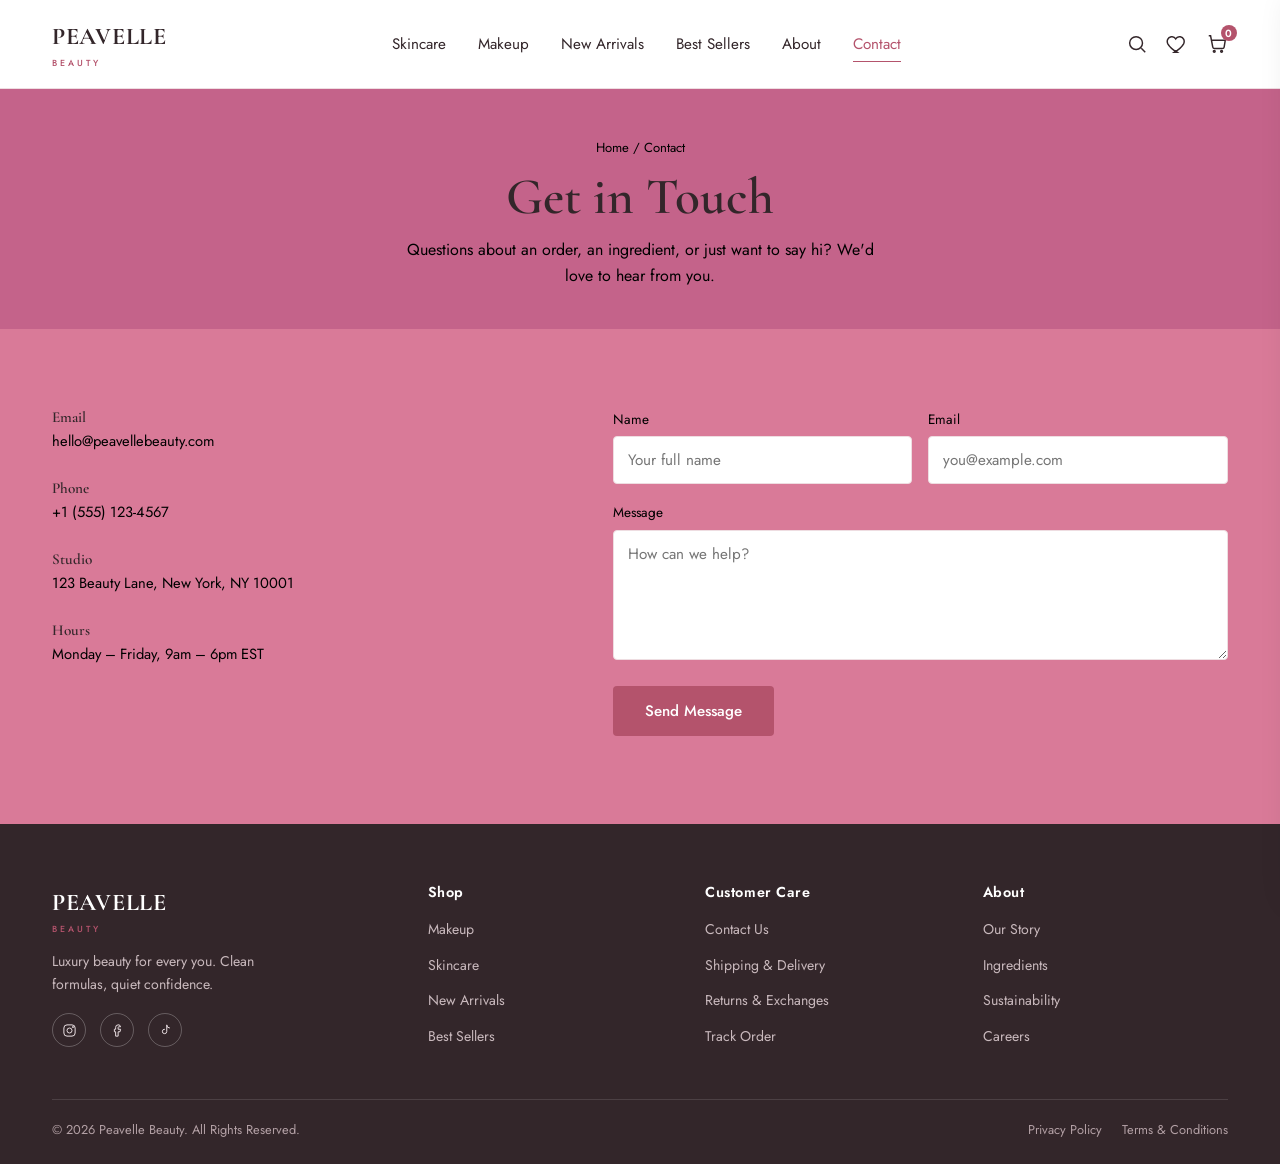
<file: contact.html>
<!doctype html>
<html lang="en">
  <head>
    <meta charset="UTF-8" />
    <meta name="viewport" content="width=device-width, initial-scale=1.0" />
    <title>Contact — Peavelle Beauty</title>
    <meta
      name="description"
      content="Get in touch with the Peavelle Beauty team."
    />
    <link rel="preconnect" href="https://fonts.googleapis.com" />
    <link
      href="https://fonts.googleapis.com/css2?family=Cormorant+Garamond:wght@500;600;700&family=Jost:wght@300;400;500;600&display=swap"
      rel="stylesheet"
    />
    <link rel="stylesheet" href="style.css" />
  </head>
  <body>
    <header class="site-header">
      <div class="header-inner">
        <a href="index.html" class="logo"
          >PEAVELLE<span>BEAUTY</span></a
        >

        <button
          class="mobile-menu-toggle"
          id="mobileMenuToggle"
          aria-label="Menu"
        >
          <span></span><span></span><span></span>
        </button>

        <nav class="main-nav" id="mainNav">
          <a href="skincare.html">Skincare</a>
          <a href="makeup.html">Makeup</a>
          <a href="new-arrivals.html">New Arrivals</a>
          <a href="best-sellers.html">Best Sellers</a>
          <a href="about.html">About</a>
          <a href="contact.html">Contact</a>
        </nav>

        <div class="header-actions">
          <button class="icon-btn" id="searchToggle" aria-label="Search">
            <svg
              viewBox="0 0 24 24"
              fill="none"
              stroke="currentColor"
              stroke-width="1.6"
            >
              <circle cx="11" cy="11" r="7" />
              <path d="M21 21l-4.3-4.3" />
            </svg>
          </button>
          <a class="icon-btn" href="#" aria-label="Wishlist">
            <svg
              viewBox="0 0 24 24"
              fill="none"
              stroke="currentColor"
              stroke-width="1.6"
            >
              <path
                d="M12 21s-7.5-4.6-10-9.2C.4 8.4 2 4.8 5.6 4.1c2-.4 4 .5 5 2.2 1-1.7 3-2.6 5-2.2 3.6.7 5.2 4.3 3.6 7.7-2.5 4.6-10 9.2-10 9.2z"
              />
            </svg>
          </a>
          <button class="icon-btn" id="cartToggle" aria-label="Cart">
            <svg
              viewBox="0 0 24 24"
              fill="none"
              stroke="currentColor"
              stroke-width="1.6"
            >
              <path
                d="M3 3h2l2.4 12.4a2 2 0 002 1.6h8.4a2 2 0 002-1.6L21 8H6"
              />
              <circle cx="9" cy="20" r="1" />
              <circle cx="17" cy="20" r="1" />
            </svg>
            <span class="badge-count cart-count">0</span>
          </button>
        </div>
      </div>

      <div class="search-overlay" id="searchOverlay">
        <div class="search-panel">
          <div class="search-panel-top">
            <svg
              viewBox="0 0 24 24"
              fill="none"
              stroke="currentColor"
              stroke-width="1.6"
            >
              <circle cx="11" cy="11" r="7" />
              <path d="M21 21l-4.3-4.3" />
            </svg>
            <input
              type="text"
              id="searchInput"
              placeholder="Search products..."
            />
            <button id="searchClose" aria-label="Close search">✕</button>
          </div>
          <div id="searchResults"></div>
        </div>
      </div>
    </header>

    <div class="cart-overlay" id="cartOverlay"></div>
    <aside class="cart-drawer" id="cartDrawer">
      <div class="cart-drawer-header">
        <h3>Your Bag</h3>
        <button id="cartClose" aria-label="Close cart">✕</button>
      </div>
      <div class="cart-items" id="cartItems"></div>
      <div class="cart-footer" id="cartDrawerFooter">
        <div class="cart-subtotal">
          <span>Subtotal</span><span id="cartSubtotal">$0.00</span>
        </div>
        <a href="cart.html" class="btn btn-primary btn-block"
          >View Bag</a
        >
      </div>
    </aside>

    <main>
      <section class="page-header">
        <div class="container">
          <p class="breadcrumb">
            <a href="index.html">Home</a> / Contact
          </p>
          <h1>Get in Touch</h1>
          <p
            style="
              color: var(--text-light);
              max-width: 480px;
              margin: 10px auto 0;
            "
          >
            Questions about an order, an ingredient, or just want to say hi?
            We'd love to hear from you.
          </p>
        </div>
      </section>

      <section class="section">
        <div class="container contact-grid">
          <div class="contact-info">
            <div class="contact-info-item">
              <h4>Email</h4>
              <p>hello@peavellebeauty.com</p>
            </div>
            <div class="contact-info-item">
              <h4>Phone</h4>
              <p>+1 (555) 123-4567</p>
            </div>
            <div class="contact-info-item">
              <h4>Studio</h4>
              <p>123 Beauty Lane, New York, NY 10001</p>
            </div>
            <div class="contact-info-item">
              <h4>Hours</h4>
              <p>Monday &ndash; Friday, 9am &ndash; 6pm EST</p>
            </div>
          </div>

          <form class="contact-form" id="contactForm" novalidate>
            <div class="form-row">
              <div class="form-group" id="nameGroup">
                <label for="cName">Name</label>
                <input
                  type="text"
                  id="cName"
                  name="name"
                  placeholder="Your full name"
                />
                <p class="field-error">Please enter your name.</p>
              </div>
              <div class="form-group" id="emailGroup">
                <label for="cEmail">Email</label>
                <input
                  type="email"
                  id="cEmail"
                  name="email"
                  placeholder="you@example.com"
                />
                <p class="field-error">Please enter a valid email address.</p>
              </div>
            </div>
            <div class="form-group" id="messageGroup">
              <label for="cMessage">Message</label>
              <textarea
                id="cMessage"
                name="message"
                placeholder="How can we help?"
              ></textarea>
              <p class="field-error">Please enter a message.</p>
            </div>
            <button type="submit" class="btn btn-primary">Send Message</button>
            <p class="form-message" role="status" id="contactFormMessage"></p>
          </form>
        </div>
      </section>
    </main>
    <footer class="site-footer">
      <div class="container">
        <div class="footer-grid">
          <div class="footer-brand">
            <a href="index.html" class="logo"
              >PEAVELLE<span>BEAUTY</span></a
            >
            <p>
              Luxury beauty for every you. Clean formulas, quiet confidence.
            </p>
            <div class="social-links">
              <a href="#" aria-label="Instagram"
                ><svg
                  viewBox="0 0 24 24"
                  fill="none"
                  stroke="currentColor"
                  stroke-width="1.6"
                >
                  <rect x="3" y="3" width="18" height="18" rx="5" />
                  <circle cx="12" cy="12" r="4" />
                  <circle cx="17.5" cy="6.5" r="1" /></svg
              ></a>
              <a href="#" aria-label="Facebook"
                ><svg
                  viewBox="0 0 24 24"
                  fill="none"
                  stroke="currentColor"
                  stroke-width="1.6"
                >
                  <path
                    d="M15 3h-2a4 4 0 00-4 4v3H7v4h2v7h4v-7h3l1-4h-4V7a1 1 0 011-1h3z"
                  /></svg
              ></a>
              <a href="#" aria-label="TikTok"
                ><svg
                  viewBox="0 0 24 24"
                  fill="none"
                  stroke="currentColor"
                  stroke-width="1.6"
                >
                  <path d="M14 3v10.5a3.5 3.5 0 11-3-3.46" />
                  <path d="M14 3a5 5 0 005 5" /></svg
              ></a>
            </div>
          </div>
          <div class="footer-col">
            <h4>Shop</h4>
            <ul>
              <li><a href="makeup.html">Makeup</a></li>
              <li><a href="skincare.html">Skincare</a></li>
              <li><a href="new-arrivals.html">New Arrivals</a></li>
              <li><a href="best-sellers.html">Best Sellers</a></li>
            </ul>
          </div>
          <div class="footer-col">
            <h4>Customer Care</h4>
            <ul>
              <li><a href="contact.html">Contact Us</a></li>
              <li>
                <a href="contact.html">Shipping &amp; Delivery</a>
              </li>
              <li><a href="cart.html">Returns &amp; Exchanges</a></li>
              <li><a href="cart.html">Track Order</a></li>
            </ul>
          </div>
          <div class="footer-col">
            <h4>About</h4>
            <ul>
              <li><a href="about.html">Our Story</a></li>
              <li><a href="about.html">Ingredients</a></li>
              <li><a href="about.html">Sustainability</a></li>
              <li><a href="contact.html">Careers</a></li>
            </ul>
          </div>
        </div>
        <div class="footer-bottom">
          <p>&copy; 2026 Peavelle Beauty. All Rights Reserved.</p>
          <div class="footer-legal">
            <a href="#">Privacy Policy</a>
            <a href="#">Terms &amp; Conditions</a>
          </div>
        </div>
      </div>
    </footer>

    <script src="product.js"></script>
    <script src="main.js"></script>
    <script src="cart.js"></script>

    <script>
      document
        .getElementById("contactForm")
        .addEventListener("submit", function (e) {
          e.preventDefault();
          const name = document.getElementById("cName");
          const email = document.getElementById("cEmail");
          const message = document.getElementById("cMessage");
          const groups = {
            nameGroup: name.value.trim().length > 0,
            emailGroup: /^[^\s@]+@[^\s@]+\.[^\s@]+$/.test(email.value.trim()),
            messageGroup: message.value.trim().length > 0,
          };
          let valid = true;
          Object.entries(groups).forEach(([id, ok]) => {
            document.getElementById(id).classList.toggle("invalid", !ok);
            if (!ok) valid = false;
          });
          const feedback = document.getElementById("contactFormMessage");
          if (!valid) {
            feedback.textContent = "Please fix the highlighted fields.";
            feedback.className = "form-message error";
            return;
          }
          feedback.textContent =
            "Thanks for reaching out! We'll get back to you within 1-2 business days.";
          feedback.className = "form-message success";
          this.reset();
        });
    </script>
  </body>
</html>
</file>
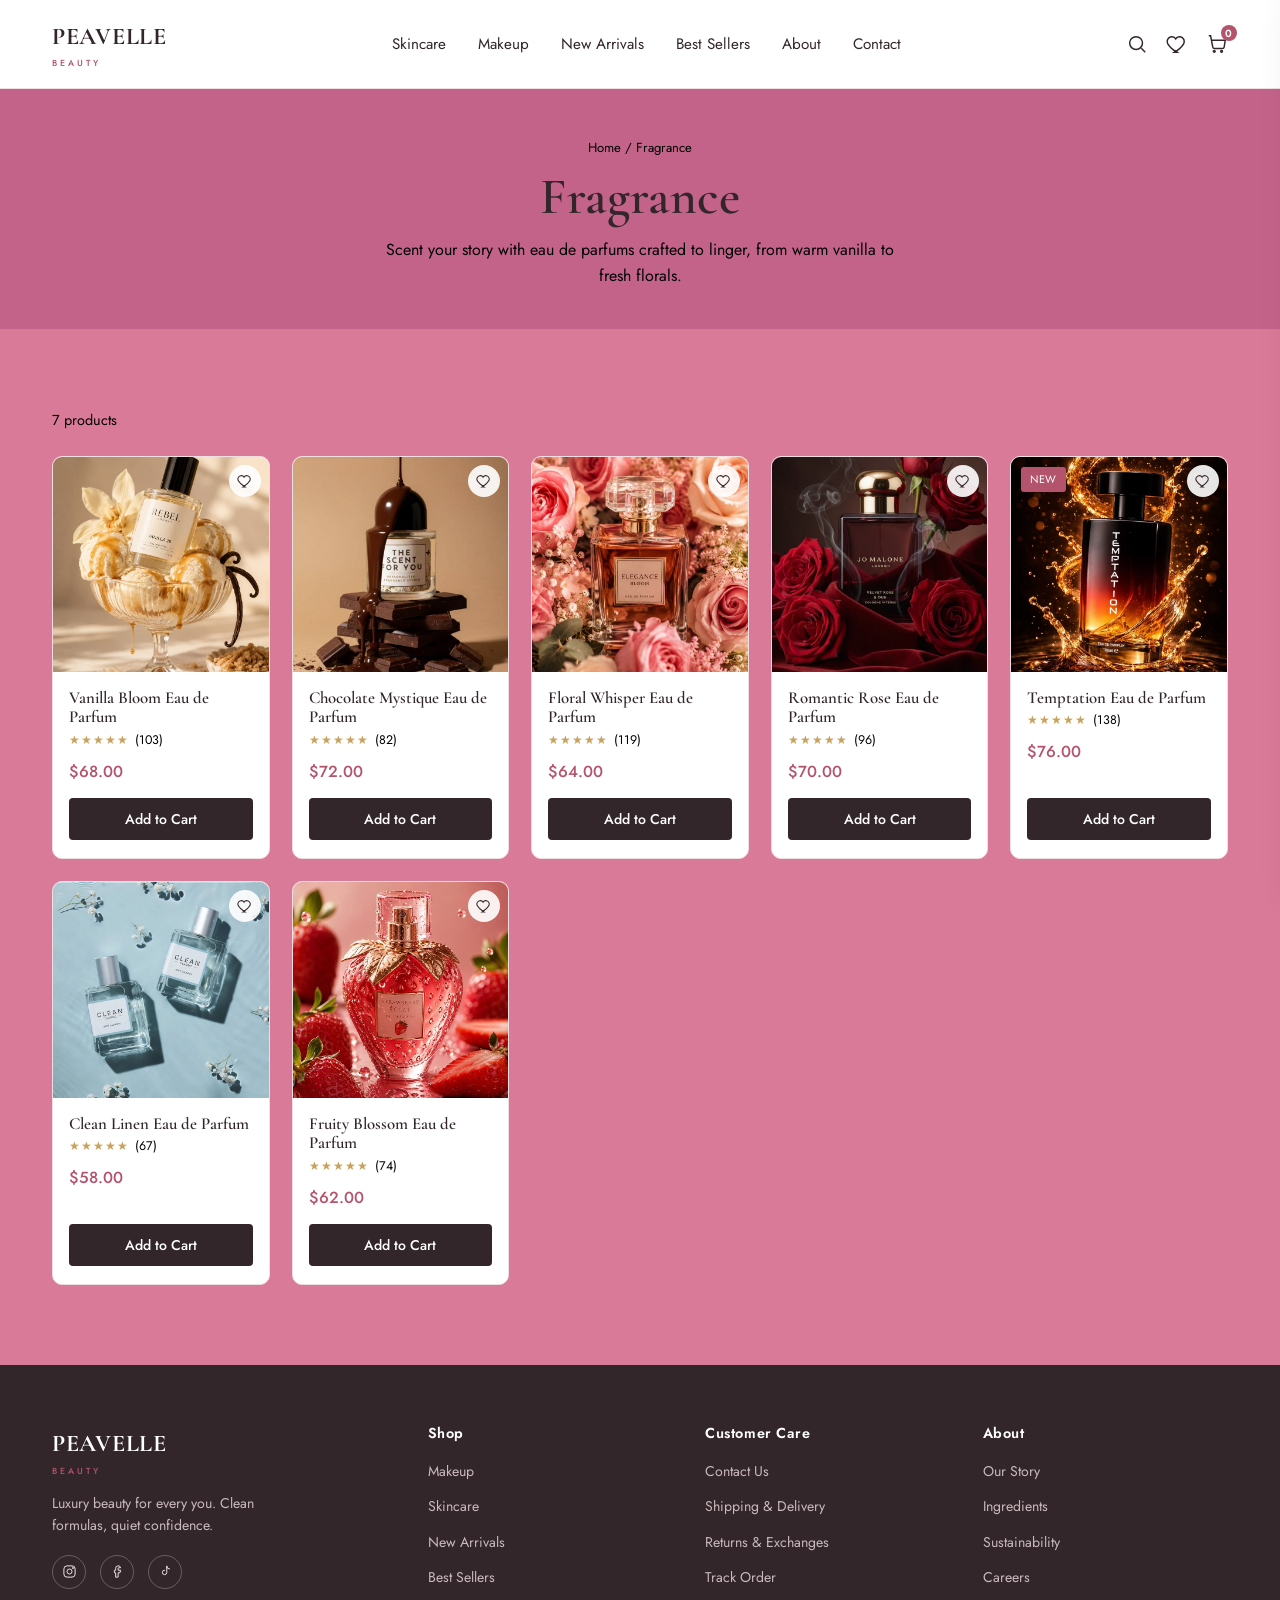
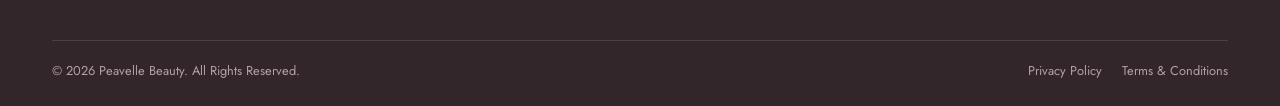
<file: fragrance.html>
<!doctype html>
<html lang="en">
  <head>
    <meta charset="UTF-8" />
    <meta name="viewport" content="width=device-width, initial-scale=1.0" />
    <title>Fragrance — Peavelle Beauty</title>
    <meta
      name="description"
      content="Scent your story with eau de parfums crafted to linger, from warm vanilla to fresh florals."
    />
    <link rel="preconnect" href="https://fonts.googleapis.com" />
    <link
      href="https://fonts.googleapis.com/css2?family=Cormorant+Garamond:wght@500;600;700&family=Jost:wght@300;400;500;600&display=swap"
      rel="stylesheet"
    />
    <link rel="stylesheet" href="style.css" />
  </head>
  <body>
    <header class="site-header">
      <div class="header-inner">
        <a href="index.html" class="logo">PEAVELLE<span>BEAUTY</span></a>

        <button
          class="mobile-menu-toggle"
          id="mobileMenuToggle"
          aria-label="Menu"
        >
          <span></span><span></span><span></span>
        </button>

        <nav class="main-nav" id="mainNav">
          <a href="skincare.html">Skincare</a>
          <a href="makeup.html">Makeup</a>
          <a href="new-arrivals.html">New Arrivals</a>
          <a href="best-sellers.html">Best Sellers</a>
          <a href="about.html">About</a>
          <a href="contact.html">Contact</a>
        </nav>

        <div class="header-actions">
          <button class="icon-btn" id="searchToggle" aria-label="Search">
            <svg
              viewBox="0 0 24 24"
              fill="none"
              stroke="currentColor"
              stroke-width="1.6"
            >
              <circle cx="11" cy="11" r="7" />
              <path d="M21 21l-4.3-4.3" />
            </svg>
          </button>
          <a class="icon-btn" href="#" aria-label="Wishlist">
            <svg
              viewBox="0 0 24 24"
              fill="none"
              stroke="currentColor"
              stroke-width="1.6"
            >
              <path
                d="M12 21s-7.5-4.6-10-9.2C.4 8.4 2 4.8 5.6 4.1c2-.4 4 .5 5 2.2 1-1.7 3-2.6 5-2.2 3.6.7 5.2 4.3 3.6 7.7-2.5 4.6-10 9.2-10 9.2z"
              />
            </svg>
          </a>
          <button class="icon-btn" id="cartToggle" aria-label="Cart">
            <svg
              viewBox="0 0 24 24"
              fill="none"
              stroke="currentColor"
              stroke-width="1.6"
            >
              <path
                d="M3 3h2l2.4 12.4a2 2 0 002 1.6h8.4a2 2 0 002-1.6L21 8H6"
              />
              <circle cx="9" cy="20" r="1" />
              <circle cx="17" cy="20" r="1" />
            </svg>
            <span class="badge-count cart-count">0</span>
          </button>
        </div>
      </div>

      <div class="search-overlay" id="searchOverlay">
        <div class="search-panel">
          <div class="search-panel-top">
            <svg
              viewBox="0 0 24 24"
              fill="none"
              stroke="currentColor"
              stroke-width="1.6"
            >
              <circle cx="11" cy="11" r="7" />
              <path d="M21 21l-4.3-4.3" />
            </svg>
            <input
              type="text"
              id="searchInput"
              placeholder="Search products..."
            />
            <button id="searchClose" aria-label="Close search">✕</button>
          </div>
          <div id="searchResults"></div>
        </div>
      </div>
    </header>

    <div class="cart-overlay" id="cartOverlay"></div>
    <aside class="cart-drawer" id="cartDrawer">
      <div class="cart-drawer-header">
        <h3>Your Bag</h3>
        <button id="cartClose" aria-label="Close cart">✕</button>
      </div>
      <div class="cart-items" id="cartItems"></div>
      <div class="cart-footer" id="cartDrawerFooter">
        <div class="cart-subtotal">
          <span>Subtotal</span><span id="cartSubtotal">$0.00</span>
        </div>
        <a href="cart.html" class="btn btn-primary btn-block">View Bag</a>
      </div>
    </aside>

    <main>
      <section class="page-header">
        <div class="container">
          <p class="breadcrumb"><a href="index.html">Home</a> / Fragrance</p>
          <h1>Fragrance</h1>
          <p
            style="
              color: var(--text-light);
              max-width: 540px;
              margin: 10px auto 0;
            "
          >
            Scent your story with eau de parfums crafted to linger, from warm
            vanilla to fresh florals.
          </p>
        </div>
      </section>
      <section class="section">
        <div class="container">
          <p class="results-count" id="resultsCount"></p>
          <div
            class="product-grid"
            id="productGrid"
            data-category="fragrance"
          ></div>
        </div>
      </section>
    </main>
    <footer class="site-footer">
      <div class="container">
        <div class="footer-grid">
          <div class="footer-brand">
            <a href="index.html" class="logo">PEAVELLE<span>BEAUTY</span></a>
            <p>
              Luxury beauty for every you. Clean formulas, quiet confidence.
            </p>
            <div class="social-links">
              <a href="#" aria-label="Instagram"
                ><svg
                  viewBox="0 0 24 24"
                  fill="none"
                  stroke="currentColor"
                  stroke-width="1.6"
                >
                  <rect x="3" y="3" width="18" height="18" rx="5" />
                  <circle cx="12" cy="12" r="4" />
                  <circle cx="17.5" cy="6.5" r="1" /></svg
              ></a>
              <a href="#" aria-label="Facebook"
                ><svg
                  viewBox="0 0 24 24"
                  fill="none"
                  stroke="currentColor"
                  stroke-width="1.6"
                >
                  <path
                    d="M15 3h-2a4 4 0 00-4 4v3H7v4h2v7h4v-7h3l1-4h-4V7a1 1 0 011-1h3z"
                  /></svg
              ></a>
              <a href="#" aria-label="TikTok"
                ><svg
                  viewBox="0 0 24 24"
                  fill="none"
                  stroke="currentColor"
                  stroke-width="1.6"
                >
                  <path d="M14 3v10.5a3.5 3.5 0 11-3-3.46" />
                  <path d="M14 3a5 5 0 005 5" /></svg
              ></a>
            </div>
          </div>
          <div class="footer-col">
            <h4>Shop</h4>
            <ul>
              <li><a href="makeup.html">Makeup</a></li>
              <li><a href="skincare.html">Skincare</a></li>
              <li><a href="new-arrivals.html">New Arrivals</a></li>
              <li><a href="best-sellers.html">Best Sellers</a></li>
            </ul>
          </div>
          <div class="footer-col">
            <h4>Customer Care</h4>
            <ul>
              <li><a href="contact.html">Contact Us</a></li>
              <li><a href="contact.html">Shipping &amp; Delivery</a></li>
              <li><a href="cart.html">Returns &amp; Exchanges</a></li>
              <li><a href="cart.html">Track Order</a></li>
            </ul>
          </div>
          <div class="footer-col">
            <h4>About</h4>
            <ul>
              <li><a href="about.html">Our Story</a></li>
              <li><a href="about.html">Ingredients</a></li>
              <li><a href="about.html">Sustainability</a></li>
              <li><a href="contact.html">Careers</a></li>
            </ul>
          </div>
        </div>
        <div class="footer-bottom">
          <p>&copy; 2026 Peavelle Beauty. All Rights Reserved.</p>
          <div class="footer-legal">
            <a href="#">Privacy Policy</a>
            <a href="#">Terms &amp; Conditions</a>
          </div>
        </div>
      </div>
    </footer>

    <script src="product.js"></script>
    <script src="cart.js"></script>
    <script src="main.js"></script>
    <script src="shop.js"></script>
  </body>
</html>
</file>
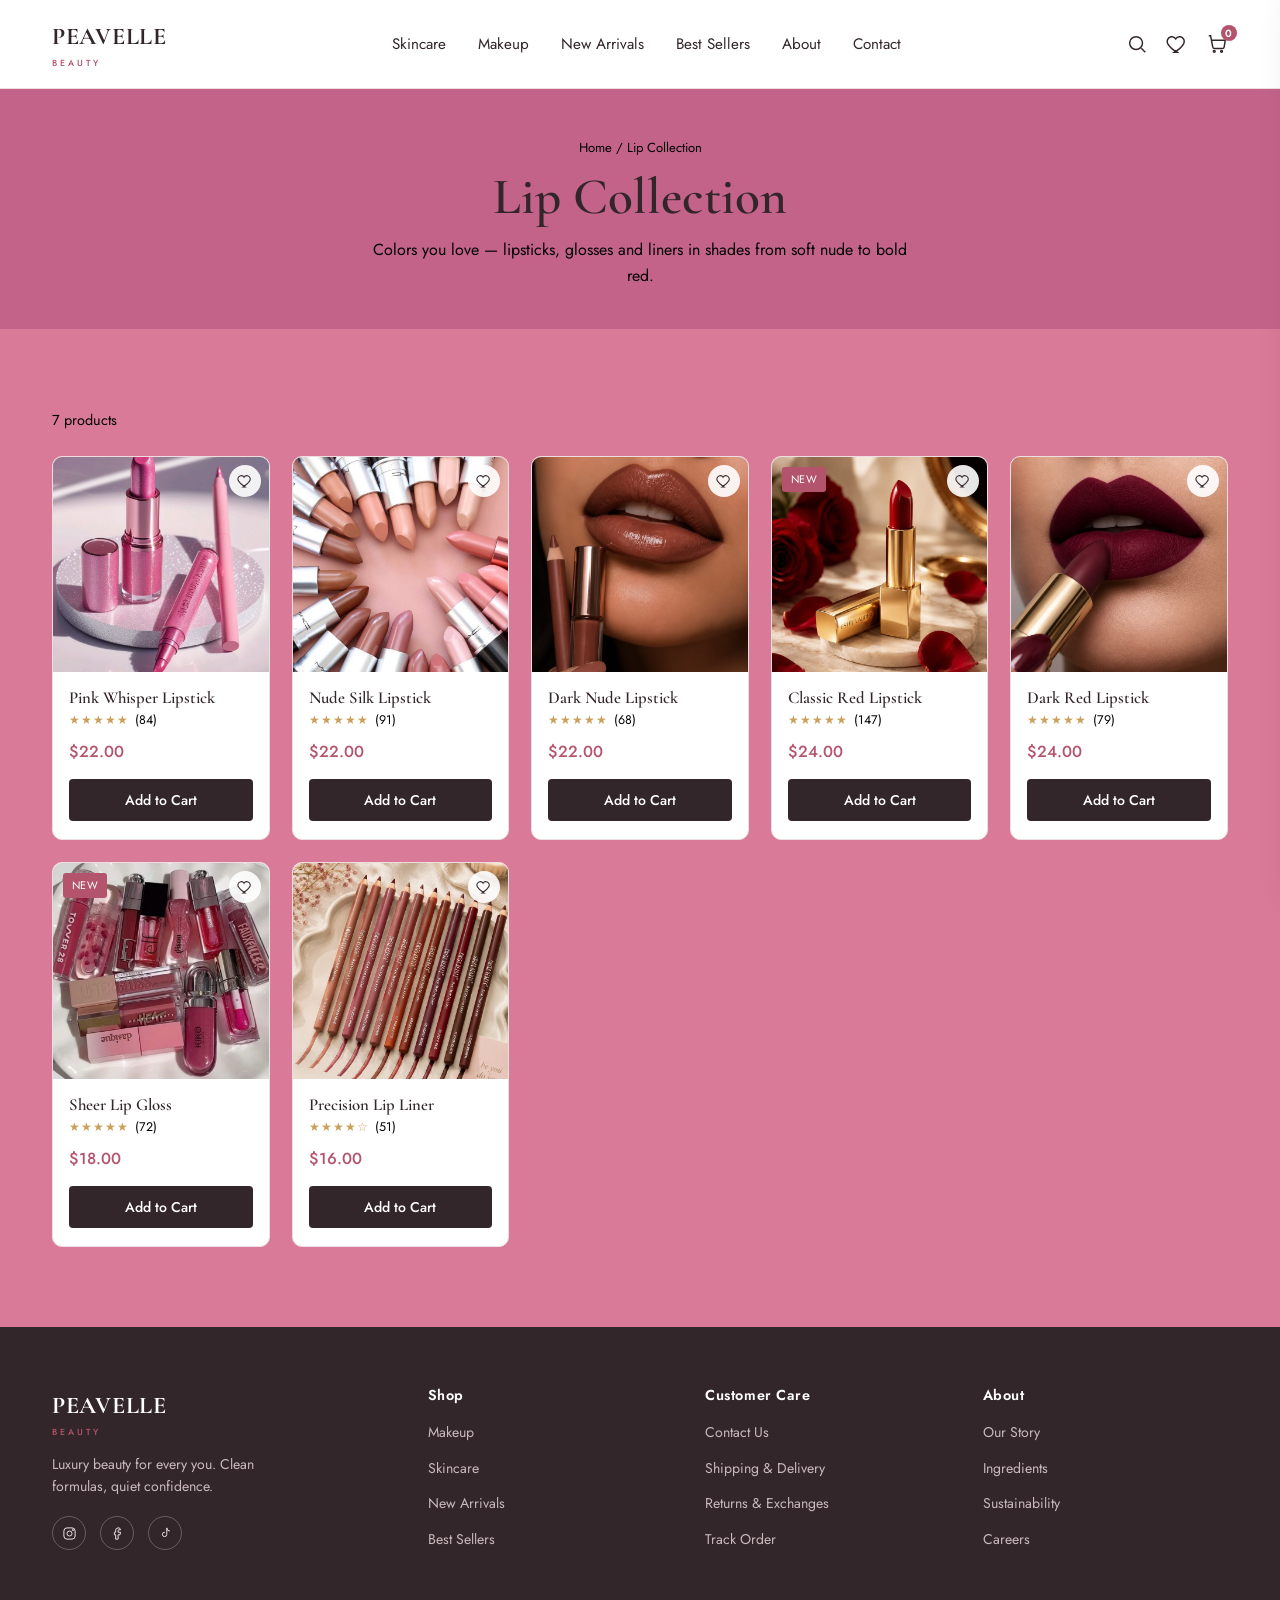
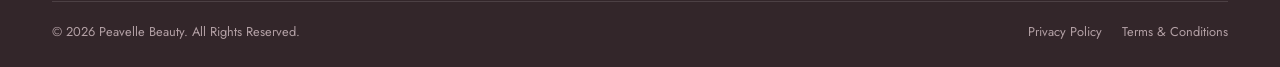
<file: lip-collection.html>
<!doctype html>
<html lang="en">
  <head>
    <meta charset="UTF-8" />
    <meta name="viewport" content="width=device-width, initial-scale=1.0" />
    <title>Lip Collection — Peavelle Beauty</title>
    <meta
      name="description"
      content="Colors you love — lipsticks, glosses and liners in shades from soft nude to bold red."
    />
    <link rel="preconnect" href="https://fonts.googleapis.com" />
    <link
      href="https://fonts.googleapis.com/css2?family=Cormorant+Garamond:wght@500;600;700&family=Jost:wght@300;400;500;600&display=swap"
      rel="stylesheet"
    />
    <link rel="stylesheet" href="style.css" />
  </head>
  <body>
    <header class="site-header">
      <div class="header-inner">
        <a href="index.html" class="logo">PEAVELLE<span>BEAUTY</span></a>

        <button
          class="mobile-menu-toggle"
          id="mobileMenuToggle"
          aria-label="Menu"
        >
          <span></span><span></span><span></span>
        </button>

        <nav class="main-nav" id="mainNav">
          <a href="skincare.html">Skincare</a>
          <a href="makeup.html">Makeup</a>
          <a href="new-arrivals.html">New Arrivals</a>
          <a href="best-sellers.html">Best Sellers</a>
          <a href="about.html">About</a>
          <a href="contact.html">Contact</a>
        </nav>

        <div class="header-actions">
          <button class="icon-btn" id="searchToggle" aria-label="Search">
            <svg
              viewBox="0 0 24 24"
              fill="none"
              stroke="currentColor"
              stroke-width="1.6"
            >
              <circle cx="11" cy="11" r="7" />
              <path d="M21 21l-4.3-4.3" />
            </svg>
          </button>
          <a class="icon-btn" href="#" aria-label="Wishlist">
            <svg
              viewBox="0 0 24 24"
              fill="none"
              stroke="currentColor"
              stroke-width="1.6"
            >
              <path
                d="M12 21s-7.5-4.6-10-9.2C.4 8.4 2 4.8 5.6 4.1c2-.4 4 .5 5 2.2 1-1.7 3-2.6 5-2.2 3.6.7 5.2 4.3 3.6 7.7-2.5 4.6-10 9.2-10 9.2z"
              />
            </svg>
          </a>
          <button class="icon-btn" id="cartToggle" aria-label="Cart">
            <svg
              viewBox="0 0 24 24"
              fill="none"
              stroke="currentColor"
              stroke-width="1.6"
            >
              <path
                d="M3 3h2l2.4 12.4a2 2 0 002 1.6h8.4a2 2 0 002-1.6L21 8H6"
              />
              <circle cx="9" cy="20" r="1" />
              <circle cx="17" cy="20" r="1" />
            </svg>
            <span class="badge-count cart-count">0</span>
          </button>
        </div>
      </div>

      <div class="search-overlay" id="searchOverlay">
        <div class="search-panel">
          <div class="search-panel-top">
            <svg
              viewBox="0 0 24 24"
              fill="none"
              stroke="currentColor"
              stroke-width="1.6"
            >
              <circle cx="11" cy="11" r="7" />
              <path d="M21 21l-4.3-4.3" />
            </svg>
            <input
              type="text"
              id="searchInput"
              placeholder="Search products..."
            />
            <button id="searchClose" aria-label="Close search">✕</button>
          </div>
          <div id="searchResults"></div>
        </div>
      </div>
    </header>

    <div class="cart-overlay" id="cartOverlay"></div>
    <aside class="cart-drawer" id="cartDrawer">
      <div class="cart-drawer-header">
        <h3>Your Bag</h3>
        <button id="cartClose" aria-label="Close cart">✕</button>
      </div>
      <div class="cart-items" id="cartItems"></div>
      <div class="cart-footer" id="cartDrawerFooter">
        <div class="cart-subtotal">
          <span>Subtotal</span><span id="cartSubtotal">$0.00</span>
        </div>
        <a href="cart.html" class="btn btn-primary btn-block">View Bag</a>
      </div>
    </aside>

    <main>
      <section class="page-header">
        <div class="container">
          <p class="breadcrumb">
            <a href="index.html">Home</a> / Lip Collection
          </p>
          <h1>Lip Collection</h1>
          <p
            style="
              color: var(--text-light);
              max-width: 540px;
              margin: 10px auto 0;
            "
          >
            Colors you love — lipsticks, glosses and liners in shades from soft
            nude to bold red.
          </p>
        </div>
      </section>
      <section class="section">
        <div class="container">
          <p class="results-count" id="resultsCount"></p>
          <div
            class="product-grid"
            id="productGrid"
            data-category="lip-collection"
          ></div>
        </div>
      </section>
    </main>
    <footer class="site-footer">
      <div class="container">
        <div class="footer-grid">
          <div class="footer-brand">
            <a href="index.html" class="logo">PEAVELLE<span>BEAUTY</span></a>
            <p>
              Luxury beauty for every you. Clean formulas, quiet confidence.
            </p>
            <div class="social-links">
              <a href="#" aria-label="Instagram"
                ><svg
                  viewBox="0 0 24 24"
                  fill="none"
                  stroke="currentColor"
                  stroke-width="1.6"
                >
                  <rect x="3" y="3" width="18" height="18" rx="5" />
                  <circle cx="12" cy="12" r="4" />
                  <circle cx="17.5" cy="6.5" r="1" /></svg
              ></a>
              <a href="#" aria-label="Facebook"
                ><svg
                  viewBox="0 0 24 24"
                  fill="none"
                  stroke="currentColor"
                  stroke-width="1.6"
                >
                  <path
                    d="M15 3h-2a4 4 0 00-4 4v3H7v4h2v7h4v-7h3l1-4h-4V7a1 1 0 011-1h3z"
                  /></svg
              ></a>
              <a href="#" aria-label="TikTok"
                ><svg
                  viewBox="0 0 24 24"
                  fill="none"
                  stroke="currentColor"
                  stroke-width="1.6"
                >
                  <path d="M14 3v10.5a3.5 3.5 0 11-3-3.46" />
                  <path d="M14 3a5 5 0 005 5" /></svg
              ></a>
            </div>
          </div>
          <div class="footer-col">
            <h4>Shop</h4>
            <ul>
              <li><a href="makeup.html">Makeup</a></li>
              <li><a href="skincare.html">Skincare</a></li>
              <li><a href="new-arrivals.html">New Arrivals</a></li>
              <li><a href="best-sellers.html">Best Sellers</a></li>
            </ul>
          </div>
          <div class="footer-col">
            <h4>Customer Care</h4>
            <ul>
              <li><a href="contact.html">Contact Us</a></li>
              <li>
                <a href="contact.html">Shipping &amp; Delivery</a>
              </li>
              <li><a href="cart.html">Returns &amp; Exchanges</a></li>
              <li><a href="cart.html">Track Order</a></li>
            </ul>
          </div>
          <div class="footer-col">
            <h4>About</h4>
            <ul>
              <li><a href="about.html">Our Story</a></li>
              <li><a href="about.html">Ingredients</a></li>
              <li><a href="about.html">Sustainability</a></li>
              <li><a href="contact.html">Careers</a></li>
            </ul>
          </div>
        </div>
        <div class="footer-bottom">
          <p>&copy; 2026 Peavelle Beauty. All Rights Reserved.</p>
          <div class="footer-legal">
            <a href="#">Privacy Policy</a>
            <a href="#">Terms &amp; Conditions</a>
          </div>
        </div>
      </div>
    </footer>

    <script src="product.js"></script>
    <script src="main.js"></script>
    <script src="cart.js"></script>
    <script src="shop.js"></script>
  </body>
</html>
</file>
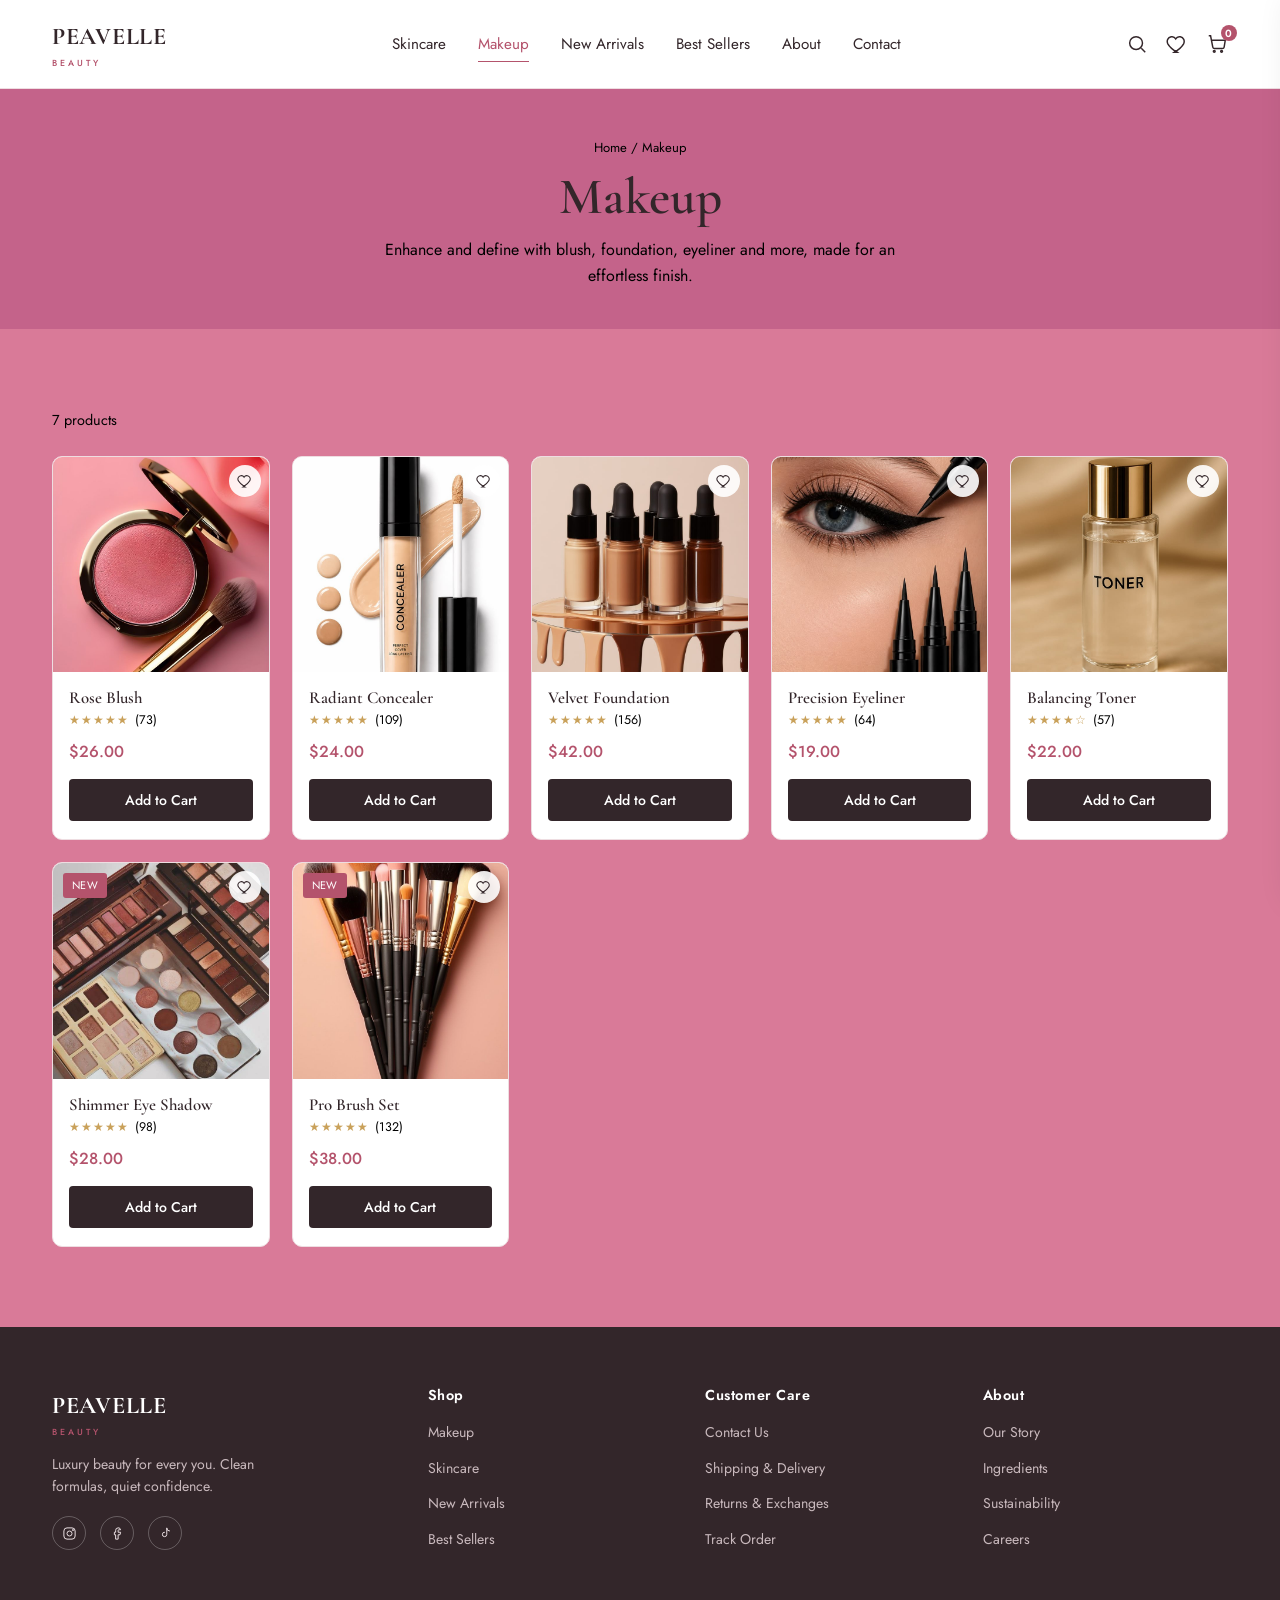
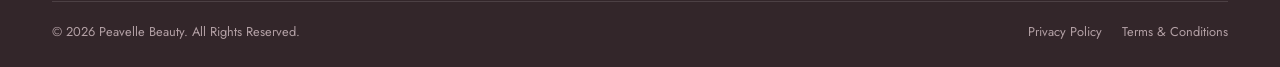
<file: makeup.html>
<!doctype html>
<html lang="en">
  <head>
    <meta charset="UTF-8" />
    <meta name="viewport" content="width=device-width, initial-scale=1.0" />
    <title>Makeup — Peavelle Beauty</title>
    <meta
      name="description"
      content="Enhance and define with blush, foundation, eyeliner and more, made for an effortless finish."
    />
    <link rel="preconnect" href="https://fonts.googleapis.com" />
    <link
      href="https://fonts.googleapis.com/css2?family=Cormorant+Garamond:wght@500;600;700&family=Jost:wght@300;400;500;600&display=swap"
      rel="stylesheet"
    />
    <link rel="stylesheet" href="style.css" />
  </head>
  <body>
    <header class="site-header">
      <div class="header-inner">
        <a href="index.html" class="logo">PEAVELLE<span>BEAUTY</span></a>

        <button
          class="mobile-menu-toggle"
          id="mobileMenuToggle"
          aria-label="Menu"
        >
          <span></span><span></span><span></span>
        </button>

        <nav class="main-nav" id="mainNav">
          <a href="skincare.html">Skincare</a>
          <a href="makeup.html">Makeup</a>
          <a href="new-arrivals.html">New Arrivals</a>
          <a href="best-sellers.html">Best Sellers</a>
          <a href="about.html">About</a>
          <a href="contact.html">Contact</a>
        </nav>

        <div class="header-actions">
          <button class="icon-btn" id="searchToggle" aria-label="Search">
            <svg
              viewBox="0 0 24 24"
              fill="none"
              stroke="currentColor"
              stroke-width="1.6"
            >
              <circle cx="11" cy="11" r="7" />
              <path d="M21 21l-4.3-4.3" />
            </svg>
          </button>
          <a class="icon-btn" href="#" aria-label="Wishlist">
            <svg
              viewBox="0 0 24 24"
              fill="none"
              stroke="currentColor"
              stroke-width="1.6"
            >
              <path
                d="M12 21s-7.5-4.6-10-9.2C.4 8.4 2 4.8 5.6 4.1c2-.4 4 .5 5 2.2 1-1.7 3-2.6 5-2.2 3.6.7 5.2 4.3 3.6 7.7-2.5 4.6-10 9.2-10 9.2z"
              />
            </svg>
          </a>
          <button class="icon-btn" id="cartToggle" aria-label="Cart">
            <svg
              viewBox="0 0 24 24"
              fill="none"
              stroke="currentColor"
              stroke-width="1.6"
            >
              <path
                d="M3 3h2l2.4 12.4a2 2 0 002 1.6h8.4a2 2 0 002-1.6L21 8H6"
              />
              <circle cx="9" cy="20" r="1" />
              <circle cx="17" cy="20" r="1" />
            </svg>
            <span class="badge-count cart-count">0</span>
          </button>
        </div>
      </div>

      <div class="search-overlay" id="searchOverlay">
        <div class="search-panel">
          <div class="search-panel-top">
            <svg
              viewBox="0 0 24 24"
              fill="none"
              stroke="currentColor"
              stroke-width="1.6"
            >
              <circle cx="11" cy="11" r="7" />
              <path d="M21 21l-4.3-4.3" />
            </svg>
            <input
              type="text"
              id="searchInput"
              placeholder="Search products..."
            />
            <button id="searchClose" aria-label="Close search">✕</button>
          </div>
          <div id="searchResults"></div>
        </div>
      </div>
    </header>

    <div class="cart-overlay" id="cartOverlay"></div>
    <aside class="cart-drawer" id="cartDrawer">
      <div class="cart-drawer-header">
        <h3>Your Bag</h3>
        <button id="cartClose" aria-label="Close cart">✕</button>
      </div>
      <div class="cart-items" id="cartItems"></div>
      <div class="cart-footer" id="cartDrawerFooter">
        <div class="cart-subtotal">
          <span>Subtotal</span><span id="cartSubtotal">$0.00</span>
        </div>
        <a href="cart.html" class="btn btn-primary btn-block">View Bag</a>
      </div>
    </aside>

    <main>
      <section class="page-header">
        <div class="container">
          <p class="breadcrumb"><a href="index.html">Home</a> / Makeup</p>
          <h1>Makeup</h1>
          <p
            style="
              color: var(--text-light);
              max-width: 540px;
              margin: 10px auto 0;
            "
          >
            Enhance and define with blush, foundation, eyeliner and more, made
            for an effortless finish.
          </p>
        </div>
      </section>
      <section class="section">
        <div class="container">
          <p class="results-count" id="resultsCount"></p>
          <div
            class="product-grid"
            id="productGrid"
            data-category="makeup"
          ></div>
        </div>
      </section>
    </main>
    <footer class="site-footer">
      <div class="container">
        <div class="footer-grid">
          <div class="footer-brand">
            <a href="index.html" class="logo">PEAVELLE<span>BEAUTY</span></a>
            <p>
              Luxury beauty for every you. Clean formulas, quiet confidence.
            </p>
            <div class="social-links">
              <a href="#" aria-label="Instagram"
                ><svg
                  viewBox="0 0 24 24"
                  fill="none"
                  stroke="currentColor"
                  stroke-width="1.6"
                >
                  <rect x="3" y="3" width="18" height="18" rx="5" />
                  <circle cx="12" cy="12" r="4" />
                  <circle cx="17.5" cy="6.5" r="1" /></svg
              ></a>
              <a href="#" aria-label="Facebook"
                ><svg
                  viewBox="0 0 24 24"
                  fill="none"
                  stroke="currentColor"
                  stroke-width="1.6"
                >
                  <path
                    d="M15 3h-2a4 4 0 00-4 4v3H7v4h2v7h4v-7h3l1-4h-4V7a1 1 0 011-1h3z"
                  /></svg
              ></a>
              <a href="#" aria-label="TikTok"
                ><svg
                  viewBox="0 0 24 24"
                  fill="none"
                  stroke="currentColor"
                  stroke-width="1.6"
                >
                  <path d="M14 3v10.5a3.5 3.5 0 11-3-3.46" />
                  <path d="M14 3a5 5 0 005 5" /></svg
              ></a>
            </div>
          </div>
          <div class="footer-col">
            <h4>Shop</h4>
            <ul>
              <li><a href="makeup.html">Makeup</a></li>
              <li><a href="skincare.html">Skincare</a></li>
              <li><a href="new-arrivals.html">New Arrivals</a></li>
              <li><a href="best-sellers.html">Best Sellers</a></li>
            </ul>
          </div>
          <div class="footer-col">
            <h4>Customer Care</h4>
            <ul>
              <li><a href="contact.html">Contact Us</a></li>
              <li><a href="contact.html">Shipping &amp; Delivery</a></li>
              <li><a href="cart.html">Returns &amp; Exchanges</a></li>
              <li><a href="cart.html">Track Order</a></li>
            </ul>
          </div>
          <div class="footer-col">
            <h4>About</h4>
            <ul>
              <li><a href="about.html">Our Story</a></li>
              <li><a href="about.html">Ingredients</a></li>
              <li><a href="about.html">Sustainability</a></li>
              <li><a href="contact.html">Careers</a></li>
            </ul>
          </div>
        </div>
        <div class="footer-bottom">
          <p>&copy; 2026 Peavelle Beauty. All Rights Reserved.</p>
          <div class="footer-legal">
            <a href="#">Privacy Policy</a>
            <a href="#">Terms &amp; Conditions</a>
          </div>
        </div>
      </div>
    </footer>

    <script src="product.js"></script>
    <script src="main.js"></script>
    <script src="cart.js"></script>
    <script src="shop.js"></script>
  </body>
</html>
</file>
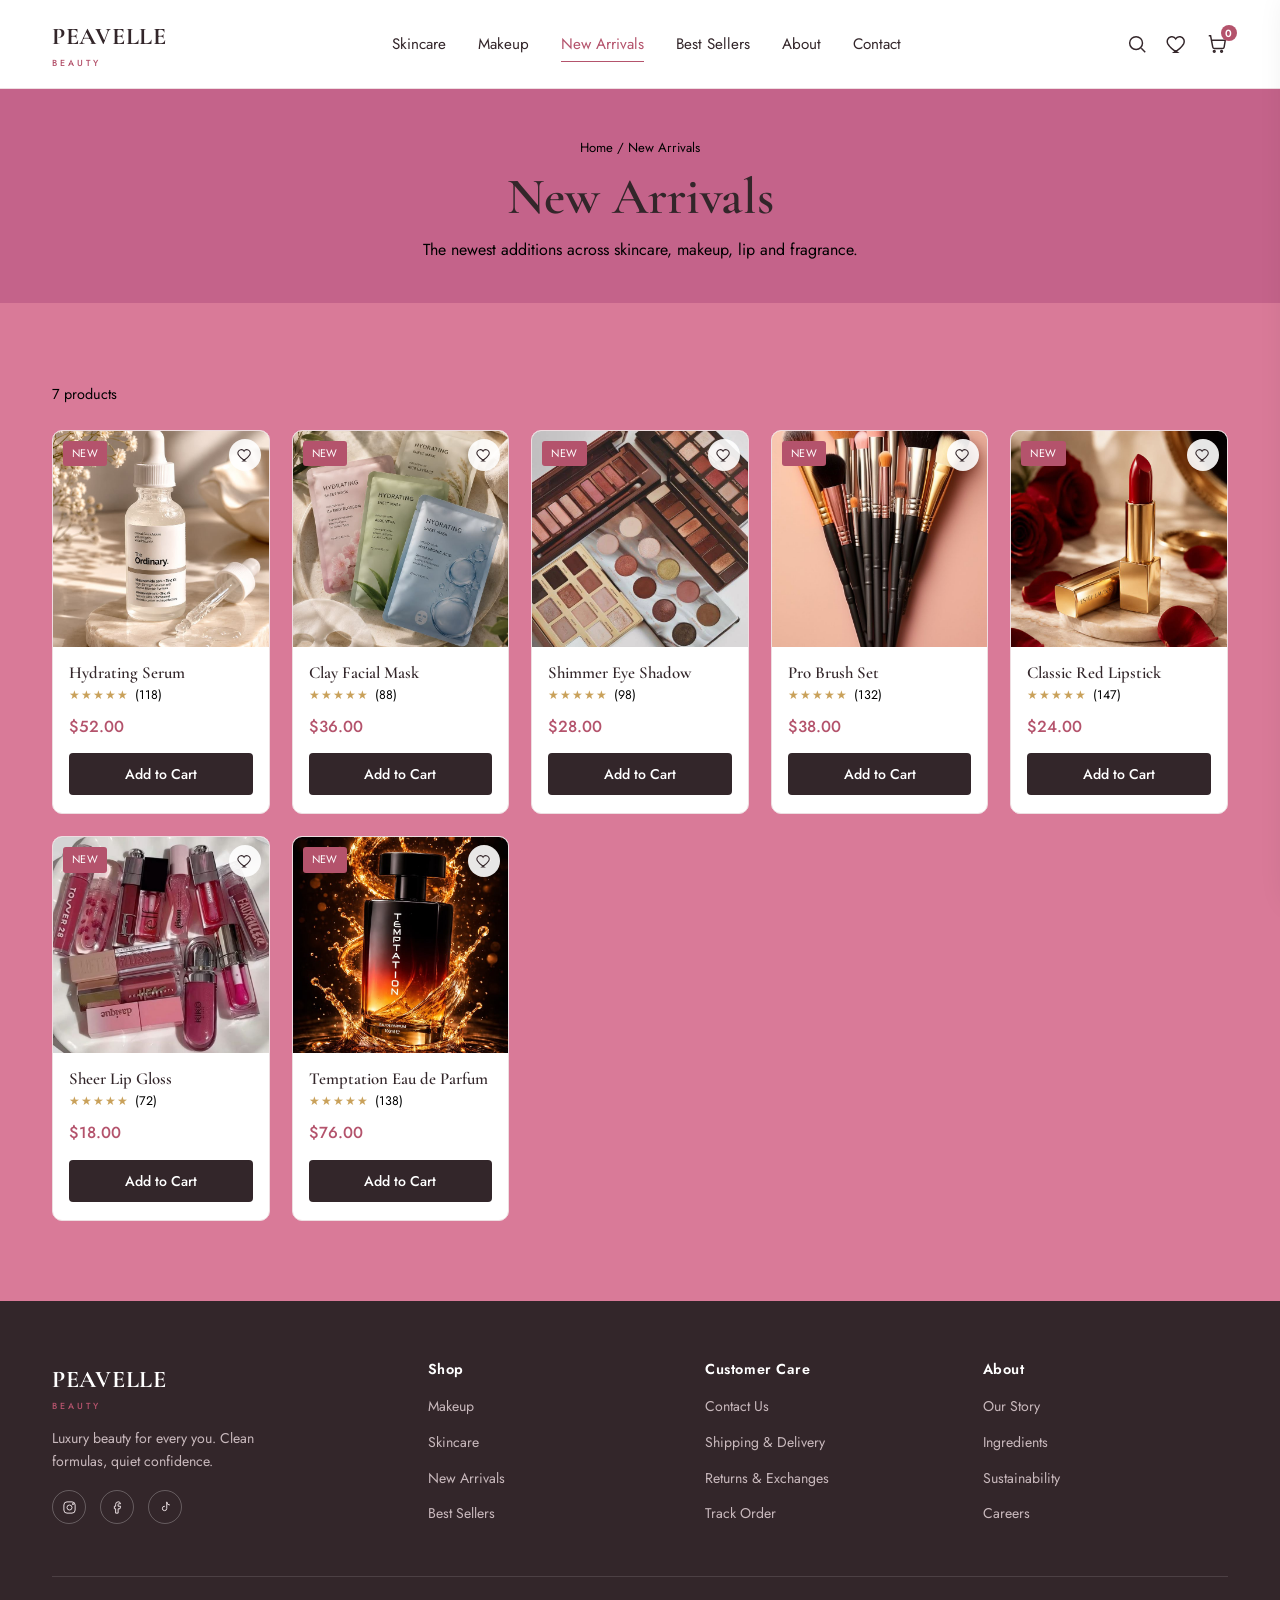
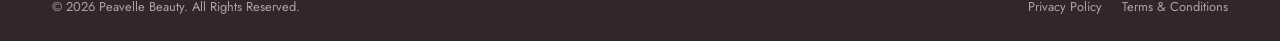
<file: new-arrivals.html>
<!doctype html>
<html lang="en">
  <head>
    <meta charset="UTF-8" />
    <meta name="viewport" content="width=device-width, initial-scale=1.0" />
    <title>New Arrivals — Peavelle Beauty</title>
    <meta
      name="description"
      content="The newest additions across skincare, makeup, lip and fragrance."
    />
    <link rel="preconnect" href="https://fonts.googleapis.com" />
    <link
      href="https://fonts.googleapis.com/css2?family=Cormorant+Garamond:wght@500;600;700&family=Jost:wght@300;400;500;600&display=swap"
      rel="stylesheet"
    />
    <link rel="stylesheet" href="style.css" />
  </head>
  <body>
    <header class="site-header">
      <div class="header-inner">
        <a href="index.html" class="logo">PEAVELLE<span>BEAUTY</span></a>

        <button
          class="mobile-menu-toggle"
          id="mobileMenuToggle"
          aria-label="Menu"
        >
          <span></span><span></span><span></span>
        </button>

        <nav class="main-nav" id="mainNav">
          <a href="skincare.html">Skincare</a>
          <a href="makeup.html">Makeup</a>
          <a href="new-arrivals.html">New Arrivals</a>
          <a href="best-sellers.html">Best Sellers</a>
          <a href="about.html">About</a>
          <a href="contact.html">Contact</a>
        </nav>

        <div class="header-actions">
          <button class="icon-btn" id="searchToggle" aria-label="Search">
            <svg
              viewBox="0 0 24 24"
              fill="none"
              stroke="currentColor"
              stroke-width="1.6"
            >
              <circle cx="11" cy="11" r="7" />
              <path d="M21 21l-4.3-4.3" />
            </svg>
          </button>
          <a class="icon-btn" href="#" aria-label="Wishlist">
            <svg
              viewBox="0 0 24 24"
              fill="none"
              stroke="currentColor"
              stroke-width="1.6"
            >
              <path
                d="M12 21s-7.5-4.6-10-9.2C.4 8.4 2 4.8 5.6 4.1c2-.4 4 .5 5 2.2 1-1.7 3-2.6 5-2.2 3.6.7 5.2 4.3 3.6 7.7-2.5 4.6-10 9.2-10 9.2z"
              />
            </svg>
          </a>
          <button class="icon-btn" id="cartToggle" aria-label="Cart">
            <svg
              viewBox="0 0 24 24"
              fill="none"
              stroke="currentColor"
              stroke-width="1.6"
            >
              <path
                d="M3 3h2l2.4 12.4a2 2 0 002 1.6h8.4a2 2 0 002-1.6L21 8H6"
              />
              <circle cx="9" cy="20" r="1" />
              <circle cx="17" cy="20" r="1" />
            </svg>
            <span class="badge-count cart-count">0</span>
          </button>
        </div>
      </div>

      <div class="search-overlay" id="searchOverlay">
        <div class="search-panel">
          <div class="search-panel-top">
            <svg
              viewBox="0 0 24 24"
              fill="none"
              stroke="currentColor"
              stroke-width="1.6"
            >
              <circle cx="11" cy="11" r="7" />
              <path d="M21 21l-4.3-4.3" />
            </svg>
            <input
              type="text"
              id="searchInput"
              placeholder="Search products..."
            />
            <button id="searchClose" aria-label="Close search">✕</button>
          </div>
          <div id="searchResults"></div>
        </div>
      </div>
    </header>

    <div class="cart-overlay" id="cartOverlay"></div>
    <aside class="cart-drawer" id="cartDrawer">
      <div class="cart-drawer-header">
        <h3>Your Bag</h3>
        <button id="cartClose" aria-label="Close cart">✕</button>
      </div>
      <div class="cart-items" id="cartItems"></div>
      <div class="cart-footer" id="cartDrawerFooter">
        <div class="cart-subtotal">
          <span>Subtotal</span><span id="cartSubtotal">$0.00</span>
        </div>
        <a href="cart.html" class="btn btn-primary btn-block">View Bag</a>
      </div>
    </aside>

    <main>
      <section class="page-header">
        <div class="container">
          <p class="breadcrumb"><a href="index.html">Home</a> / New Arrivals</p>
          <h1>New Arrivals</h1>
          <p
            style="
              color: var(--text-light);
              max-width: 540px;
              margin: 10px auto 0;
            "
          >
            The newest additions across skincare, makeup, lip and fragrance.
          </p>
        </div>
      </section>
      <section class="section">
        <div class="container">
          <p class="results-count" id="resultsCount"></p>
          <div class="product-grid" id="productGrid" data-filter="new"></div>
        </div>
      </section>
    </main>
    <footer class="site-footer">
      <div class="container">
        <div class="footer-grid">
          <div class="footer-brand">
            <a href="index.html" class="logo">PEAVELLE<span>BEAUTY</span></a>
            <p>
              Luxury beauty for every you. Clean formulas, quiet confidence.
            </p>
            <div class="social-links">
              <a href="#" aria-label="Instagram"
                ><svg
                  viewBox="0 0 24 24"
                  fill="none"
                  stroke="currentColor"
                  stroke-width="1.6"
                >
                  <rect x="3" y="3" width="18" height="18" rx="5" />
                  <circle cx="12" cy="12" r="4" />
                  <circle cx="17.5" cy="6.5" r="1" /></svg
              ></a>
              <a href="#" aria-label="Facebook"
                ><svg
                  viewBox="0 0 24 24"
                  fill="none"
                  stroke="currentColor"
                  stroke-width="1.6"
                >
                  <path
                    d="M15 3h-2a4 4 0 00-4 4v3H7v4h2v7h4v-7h3l1-4h-4V7a1 1 0 011-1h3z"
                  /></svg
              ></a>
              <a href="#" aria-label="TikTok"
                ><svg
                  viewBox="0 0 24 24"
                  fill="none"
                  stroke="currentColor"
                  stroke-width="1.6"
                >
                  <path d="M14 3v10.5a3.5 3.5 0 11-3-3.46" />
                  <path d="M14 3a5 5 0 005 5" /></svg
              ></a>
            </div>
          </div>
          <div class="footer-col">
            <h4>Shop</h4>
            <ul>
              <li><a href="makeup.html">Makeup</a></li>
              <li><a href="skincare.html">Skincare</a></li>
              <li><a href="new-arrivals.html">New Arrivals</a></li>
              <li><a href="best-sellers.html">Best Sellers</a></li>
            </ul>
          </div>
          <div class="footer-col">
            <h4>Customer Care</h4>
            <ul>
              <li><a href="contact.html">Contact Us</a></li>
              <li><a href="contact.html">Shipping &amp; Delivery</a></li>
              <li><a href="cart.html">Returns &amp; Exchanges</a></li>
              <li><a href="cart.html">Track Order</a></li>
            </ul>
          </div>
          <div class="footer-col">
            <h4>About</h4>
            <ul>
              <li><a href="about.html">Our Story</a></li>
              <li><a href="about.html">Ingredients</a></li>
              <li><a href="about.html">Sustainability</a></li>
              <li><a href="contact.html">Careers</a></li>
            </ul>
          </div>
        </div>
        <div class="footer-bottom">
          <p>&copy; 2026 Peavelle Beauty. All Rights Reserved.</p>
          <div class="footer-legal">
            <a href="#">Privacy Policy</a>
            <a href="#">Terms &amp; Conditions</a>
          </div>
        </div>
      </div>
    </footer>

    <script src="product.js"></script>
    <script src="main.js"></script>
    <script src="cart.js"></script>
    <script src="shop.js"></script>
  </body>
</html>
</file>
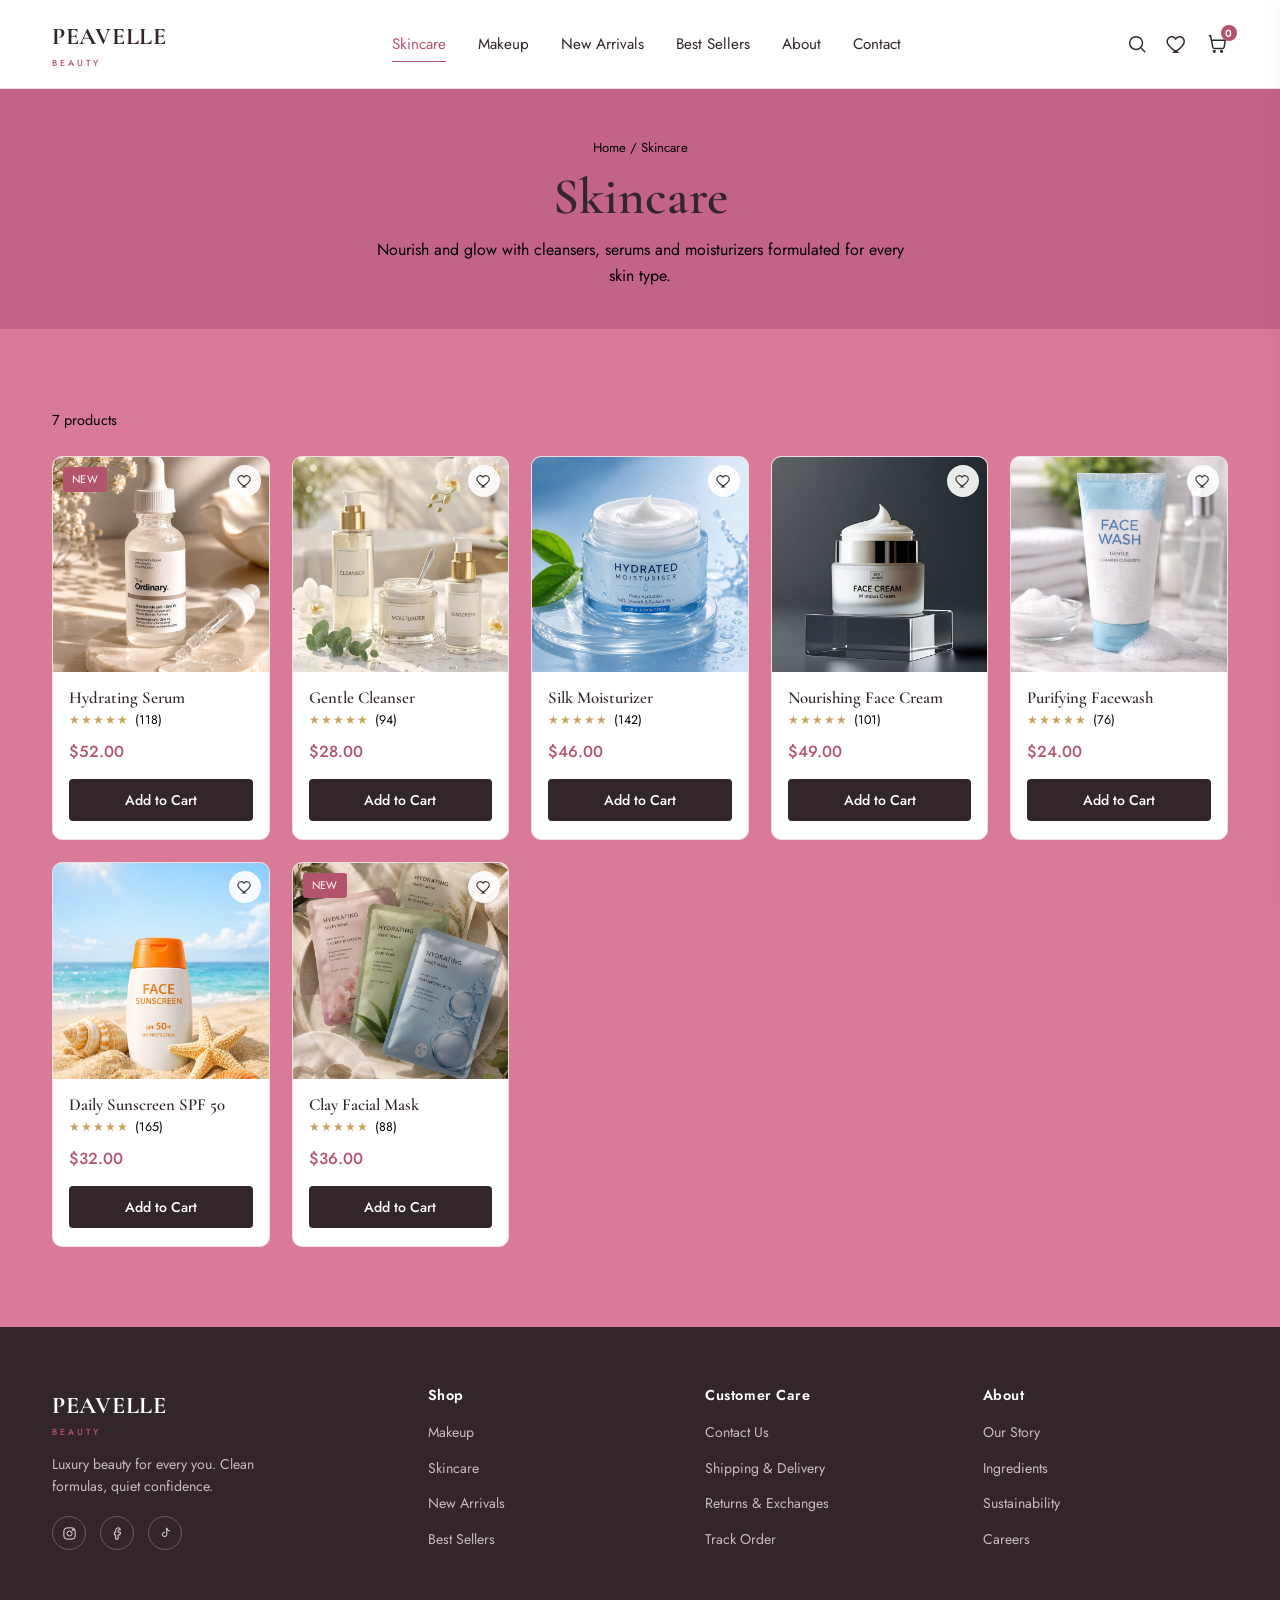
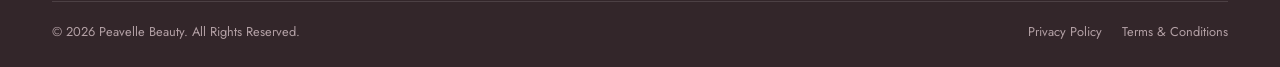
<file: skincare.html>
<!doctype html>
<html lang="en">
  <head>
    <meta charset="UTF-8" />
    <meta name="viewport" content="width=device-width, initial-scale=1.0" />
    <title>Skincare — Peavelle Beauty</title>
    <meta
      name="description"
      content="Nourish and glow with cleansers, serums and moisturizers formulated for every skin type."
    />
    <link rel="preconnect" href="https://fonts.googleapis.com" />
    <link
      href="https://fonts.googleapis.com/css2?family=Cormorant+Garamond:wght@500;600;700&family=Jost:wght@300;400;500;600&display=swap"
      rel="stylesheet"
    />
    <link rel="stylesheet" href="style.css" />
  </head>
  <body>
    <header class="site-header">
      <div class="header-inner">
        <a href="index.html" class="logo">PEAVELLE<span>BEAUTY</span></a>

        <button
          class="mobile-menu-toggle"
          id="mobileMenuToggle"
          aria-label="Menu"
        >
          <span></span><span></span><span></span>
        </button>

        <nav class="main-nav" id="mainNav">
          <a href="skincare.html">Skincare</a>
          <a href="makeup.html">Makeup</a>
          <a href="new-arrivals.html">New Arrivals</a>
          <a href="best-sellers.html">Best Sellers</a>
          <a href="about.html">About</a>
          <a href="contact.html">Contact</a>
        </nav>

        <div class="header-actions">
          <button class="icon-btn" id="searchToggle" aria-label="Search">
            <svg
              viewBox="0 0 24 24"
              fill="none"
              stroke="currentColor"
              stroke-width="1.6"
            >
              <circle cx="11" cy="11" r="7" />
              <path d="M21 21l-4.3-4.3" />
            </svg>
          </button>
          <a class="icon-btn" href="#" aria-label="Wishlist">
            <svg
              viewBox="0 0 24 24"
              fill="none"
              stroke="currentColor"
              stroke-width="1.6"
            >
              <path
                d="M12 21s-7.5-4.6-10-9.2C.4 8.4 2 4.8 5.6 4.1c2-.4 4 .5 5 2.2 1-1.7 3-2.6 5-2.2 3.6.7 5.2 4.3 3.6 7.7-2.5 4.6-10 9.2-10 9.2z"
              />
            </svg>
          </a>
          <button class="icon-btn" id="cartToggle" aria-label="Cart">
            <svg
              viewBox="0 0 24 24"
              fill="none"
              stroke="currentColor"
              stroke-width="1.6"
            >
              <path
                d="M3 3h2l2.4 12.4a2 2 0 002 1.6h8.4a2 2 0 002-1.6L21 8H6"
              />
              <circle cx="9" cy="20" r="1" />
              <circle cx="17" cy="20" r="1" />
            </svg>
            <span class="badge-count cart-count">0</span>
          </button>
        </div>
      </div>

      <div class="search-overlay" id="searchOverlay">
        <div class="search-panel">
          <div class="search-panel-top">
            <svg
              viewBox="0 0 24 24"
              fill="none"
              stroke="currentColor"
              stroke-width="1.6"
            >
              <circle cx="11" cy="11" r="7" />
              <path d="M21 21l-4.3-4.3" />
            </svg>
            <input
              type="text"
              id="searchInput"
              placeholder="Search products..."
            />
            <button id="searchClose" aria-label="Close search">✕</button>
          </div>
          <div id="searchResults"></div>
        </div>
      </div>
    </header>

    <div class="cart-overlay" id="cartOverlay"></div>
    <aside class="cart-drawer" id="cartDrawer">
      <div class="cart-drawer-header">
        <h3>Your Bag</h3>
        <button id="cartClose" aria-label="Close cart">✕</button>
      </div>
      <div class="cart-items" id="cartItems"></div>
      <div class="cart-footer" id="cartDrawerFooter">
        <div class="cart-subtotal">
          <span>Subtotal</span><span id="cartSubtotal">$0.00</span>
        </div>
        <a href="cart.html" class="btn btn-primary btn-block">View Bag</a>
      </div>
    </aside>

    <main>
      <section class="page-header">
        <div class="container">
          <p class="breadcrumb"><a href="index.html">Home</a> / Skincare</p>
          <h1>Skincare</h1>
          <p
            style="
              color: var(--text-light);
              max-width: 540px;
              margin: 10px auto 0;
            "
          >
            Nourish and glow with cleansers, serums and moisturizers formulated
            for every skin type.
          </p>
        </div>
      </section>
      <section class="section">
        <div class="container">
          <p class="results-count" id="resultsCount"></p>
          <div
            class="product-grid"
            id="productGrid"
            data-category="skincare"
          ></div>
        </div>
      </section>
    </main>
    <footer class="site-footer">
      <div class="container">
        <div class="footer-grid">
          <div class="footer-brand">
            <a href="index.html" class="logo">PEAVELLE<span>BEAUTY</span></a>
            <p>
              Luxury beauty for every you. Clean formulas, quiet confidence.
            </p>
            <div class="social-links">
              <a href="#" aria-label="Instagram"
                ><svg
                  viewBox="0 0 24 24"
                  fill="none"
                  stroke="currentColor"
                  stroke-width="1.6"
                >
                  <rect x="3" y="3" width="18" height="18" rx="5" />
                  <circle cx="12" cy="12" r="4" />
                  <circle cx="17.5" cy="6.5" r="1" /></svg
              ></a>
              <a href="#" aria-label="Facebook"
                ><svg
                  viewBox="0 0 24 24"
                  fill="none"
                  stroke="currentColor"
                  stroke-width="1.6"
                >
                  <path
                    d="M15 3h-2a4 4 0 00-4 4v3H7v4h2v7h4v-7h3l1-4h-4V7a1 1 0 011-1h3z"
                  /></svg
              ></a>
              <a href="#" aria-label="TikTok"
                ><svg
                  viewBox="0 0 24 24"
                  fill="none"
                  stroke="currentColor"
                  stroke-width="1.6"
                >
                  <path d="M14 3v10.5a3.5 3.5 0 11-3-3.46" />
                  <path d="M14 3a5 5 0 005 5" /></svg
              ></a>
            </div>
          </div>
          <div class="footer-col">
            <h4>Shop</h4>
            <ul>
              <li><a href="makeup.html">Makeup</a></li>
              <li><a href="skincare.html">Skincare</a></li>
              <li><a href="new-arrivals.html">New Arrivals</a></li>
              <li><a href="best-sellers.html">Best Sellers</a></li>
            </ul>
          </div>
          <div class="footer-col">
            <h4>Customer Care</h4>
            <ul>
              <li><a href="contact.html">Contact Us</a></li>
              <li>
                <a href="contact.html">Shipping &amp; Delivery</a>
              </li>
              <li><a href="cart.html">Returns &amp; Exchanges</a></li>
              <li><a href="cart.html">Track Order</a></li>
            </ul>
          </div>
          <div class="footer-col">
            <h4>About</h4>
            <ul>
              <li><a href="about.html">Our Story</a></li>
              <li><a href="about.html">Ingredients</a></li>
              <li><a href="about.html">Sustainability</a></li>
              <li><a href="contact.html">Careers</a></li>
            </ul>
          </div>
        </div>
        <div class="footer-bottom">
          <p>&copy; 2026 Peavelle Beauty. All Rights Reserved.</p>
          <div class="footer-legal">
            <a href="#">Privacy Policy</a>
            <a href="#">Terms &amp; Conditions</a>
          </div>
        </div>
      </div>
    </footer>

    <script src="product.js"></script>
    <script src="cart.js"></script>
    <script src="main.js"></script>
    <script src="shop.js"></script>
  </body>
</html>
</file>
<file: style.css>
:root {
  --bg: #d97a98;
  --bg-alt: #c4638a;
  --blush: #f6dce2;
  --blush-deep: #efc3ce;
  --rose: #b4536c;
  --rose-dark: #8c3e54;
  --gold: #c9a15a;
  --text: #33262a;
  --text-light: #000000;
  --white: #ffffff;
  --border: #eedde1;

  --font-heading: "Cormorant Garamond", Georgia, serif;
  --font-body: "Jost", "Segoe UI", sans-serif;

  --radius-sm: 4px;
  --radius-md: 10px;
  --shadow-soft: 0 10px 30px rgba(140, 62, 84, 0.08);
  --transition: 0.25s ease;
}

/* ---------- Reset ---------- */
* {
  box-sizing: border-box;
  margin: 0;
  padding: 0;
}
html {
  scroll-behavior: smooth;
}
body {
  font-family: var(--font-body);
  color: var(--text);
  background: var(--bg);
  line-height: 1.6;
  -webkit-font-smoothing: antialiased;
}
img {
  max-width: 100%;
  display: block;
}
a {
  color: inherit;
  text-decoration: none;
}
ul {
  list-style: none;
}
button {
  font-family: inherit;
  cursor: pointer;
  border: none;
  background: none;
}
input,
textarea {
  font-family: inherit;
}

h1,
h2,
h3,
h4 {
  font-family: var(--font-heading);
  font-weight: 600;
  color: var(--text);
  line-height: 1.15;
}
h1 {
  font-size: 3.2rem;
}
h2 {
  font-size: 2.4rem;
}
h3 {
  font-size: 1.5rem;
}

:focus-visible {
  outline: 2px solid var(--rose);
  outline-offset: 2px;
}

.container {
  max-width: 1240px;
  margin: 0 auto;
  padding: 0 32px;
}

.section {
  padding: 80px 0;
}
.section-alt {
  background: var(--bg-alt);
}

.section-head {
  display: flex;
  align-items: baseline;
  justify-content: space-between;
  margin-bottom: 40px;
  flex-wrap: wrap;
  gap: 12px;
}
.section-head h2 {
  margin: 0;
}
.section-link {
  color: var(--rose);
  font-size: 0.95rem;
  font-weight: 500;
  border-bottom: 1px solid transparent;
  transition: border-color var(--transition);
}
.section-link:hover {
  border-color: var(--rose);
}

.page-intro {
  text-align: center;
  max-width: 620px;
  margin: 0 auto 48px;
}
.page-intro p {
  color: var(--text-light);
  margin-top: 10px;
}
.eyebrow {
  color: #e5b80b;
  font-size: 0.85rem;
  letter-spacing: 0.04em;
  margin-bottom: 6px;
  display: block;
}

.btn {
  display: inline-flex;
  align-items: center;
  justify-content: center;
  gap: 8px;
  padding: 14px 32px;
  border-radius: var(--radius-sm);
  font-size: 0.95rem;
  font-weight: 500;
  transition:
    background var(--transition),
    color var(--transition),
    transform var(--transition);
  cursor: pointer;
}
.btn-primary {
  background: var(--rose);
  color: var(--white);
}
.btn-primary:hover {
  background: var(--rose-dark);
}
.btn-outline {
  background: transparent;
  border: 1px solid var(--white);
  color: var(--white);
}
.btn-outline:hover {
  background: rgba(255, 255, 255, 0.15);
}
.btn-outline-rose {
  background: transparent;
  border: 1px solid var(--rose);
  color: var(--rose);
}
.btn-outline-rose:hover {
  background: var(--rose);
  color: var(--white);
}
.btn-block {
  width: 100%;
}
.btn:disabled {
  opacity: 0.5;
  cursor: not-allowed;
}
.site-header {
  position: sticky;
  top: 0;
  z-index: 500;
  background: var(--white);
  border-bottom: 1px solid var(--border);
}
.header-inner {
  max-width: 1240px;
  margin: 0 auto;
  padding: 18px 32px;
  display: flex;
  align-items: center;
  justify-content: space-between;
  gap: 24px;
}
.logo {
  font-family: var(--font-heading);
  font-size: 1.5rem;
  font-weight: 700;
  letter-spacing: 0.03em;
  color: var(--text);
  white-space: nowrap;
}
.logo span {
  display: block;
  font-family: var(--font-body);
  font-size: 0.55rem;
  letter-spacing: 0.35em;
  color: var(--rose);
  font-weight: 500;
}
.main-nav {
  display: flex;
  gap: 32px;
}
.main-nav a {
  font-size: 0.95rem;
  color: var(--text);
  position: relative;
  padding: 4px 0;
  transition: color var(--transition);
}
.main-nav a:hover,
.main-nav a.active {
  color: var(--rose);
}
.main-nav a.active::after {
  content: "";
  position: absolute;
  left: 0;
  right: 0;
  bottom: -2px;
  height: 1px;
  background: var(--rose);
}
.header-actions {
  display: flex;
  align-items: center;
  gap: 18px;
}
.icon-btn {
  position: relative;
  width: 22px;
  height: 22px;
  color: var(--text);
  transition: color var(--transition);
}
.icon-btn:hover {
  color: var(--rose);
}
.icon-btn svg {
  width: 100%;
  height: 100%;
}
.icon-btn.active-fill svg {
  fill: var(--rose);
  stroke: var(--rose);
}
.badge-count {
  position: absolute;
  top: -8px;
  right: -9px;
  background: var(--rose);
  color: var(--white);
  font-size: 0.65rem;
  font-weight: 600;
  min-width: 16px;
  height: 16px;
  border-radius: 50%;
  display: flex;
  align-items: center;
  justify-content: center;
  padding: 0 3px;
}
.mobile-menu-toggle {
  display: none;
  flex-direction: column;
  gap: 5px;
  width: 24px;
}
.mobile-menu-toggle span {
  display: block;
  height: 2px;
  background: var(--text);
}
.search-overlay {
  position: fixed;
  inset: 0;
  background: rgba(51, 38, 42, 0.45);
  display: none;
  z-index: 900;
  align-items: flex-start;
  justify-content: center;
}
.search-overlay.open {
  display: flex;
}
.search-panel {
  background: var(--white);
  width: min(640px, 90vw);
  margin-top: 90px;
  border-radius: var(--radius-md);
  padding: 24px;
  box-shadow: var(--shadow-soft);
  max-height: 75vh;
  display: flex;
  flex-direction: column;
}
.search-panel-top {
  display: flex;
  align-items: center;
  gap: 12px;
  border-bottom: 1px solid var(--border);
  padding-bottom: 14px;
}
.search-panel-top svg {
  width: 20px;
  height: 20px;
  flex-shrink: 0;
  color: var(--text-light);
}
#searchInput {
  flex: 1;
  border: none;
  font-size: 1.1rem;
  background: transparent;
  color: var(--text);
}
#searchInput:focus {
  outline: none;
}
#searchClose {
  color: var(--text-light);
  font-size: 1.3rem;
  line-height: 1;
}
#searchResults {
  overflow-y: auto;
  margin-top: 14px;
  display: flex;
  flex-direction: column;
  gap: 4px;
}
.search-result {
  display: flex;
  align-items: center;
  gap: 14px;
  padding: 10px 8px;
  border-radius: var(--radius-sm);
  transition: background var(--transition);
}
.search-result:hover {
  background: var(--bg-alt);
}
.search-result img {
  width: 48px;
  height: 48px;
  object-fit: cover;
  border-radius: var(--radius-sm);
  background: var(--blush);
}
.search-result-name {
  font-size: 0.95rem;
}
.search-result-cat {
  font-size: 0.78rem;
  color: var(--text-light);
  text-transform: capitalize;
}
.search-result-price {
  margin-left: auto;
  font-weight: 500;
  color: var(--rose);
}
.search-empty,
.search-hint {
  text-align: center;
  color: var(--text-light);
  padding: 24px 8px;
  font-size: 0.95rem;
}
.hero {
  background: linear-gradient(120deg, var(--bg-alt) 45%, var(--blush) 100%);
  padding: 70px 0;
}
.hero .container {
  display: grid;
  grid-template-columns: 1fr 1fr;
  align-items: center;
  gap: 48px;
}
.hero-copy .eyebrow {
  text-transform: uppercase;
  letter-spacing: 0.12em;
  font-size: 0.8rem;
}
.hero-copy h1 {
  margin: 10px 0 18px;
  font-weight: 500;
  letter-spacing: -0.01em;
  text-shadow: 0 4px 20px rgba(140, 62, 84, 0.25);
}
.hero-copy h1 em {
  font-style: normal;
  color: #e5b80b;
  font-weight: 700;
}
.hero-copy p {
  color: var(--text-light);
  max-width: 420px;
  margin-bottom: 28px;
}
.hero-image {
  border-radius: var(--radius-md);
  overflow: hidden;
  aspect-ratio: 4/3.4;
}
.hero-image img {
  width: 100%;
  height: 100%;
  object-fit: cover;
}
.category-grid {
  display: grid;
  grid-template-columns: repeat(4, 1fr);
  gap: 24px;
}
.category-card {
  display: block;
  background: var(--white);
  border: 1px solid var(--border);
  border-radius: var(--radius-md);
  overflow: hidden;
  transition:
    box-shadow var(--transition),
    transform var(--transition);
}
.category-card:hover {
  box-shadow: var(--shadow-soft);
  transform: translateY(-3px);
}
.category-card-image {
  aspect-ratio: 1/0.85;
  background: var(--bg-alt);
  overflow: hidden;
}
.category-card-image img {
  width: 100%;
  height: 100%;
  object-fit: cover;
}
.category-card-body {
  padding: 18px 20px 22px;
}
.category-card-body h3 {
  margin-bottom: 4px;
}
.category-card-body p {
  color: var(--text-light);
  font-size: 0.88rem;
  margin-bottom: 10px;
}
.shop-now {
  color: var(--rose);
  font-size: 0.85rem;
  font-weight: 500;
  letter-spacing: 0.02em;
}
.product-grid {
  display: grid;
  grid-template-columns: repeat(5, 1fr);
  gap: 22px;
}
.product-card {
  background: var(--white);
  border: 1px solid var(--border);
  border-radius: var(--radius-md);
  overflow: hidden;
  display: flex;
  flex-direction: column;
  transition:
    box-shadow var(--transition),
    transform var(--transition);
  position: relative;
}
.product-card:hover {
  box-shadow: var(--shadow-soft);
  transform: translateY(-3px);
}
.product-card-image {
  aspect-ratio: 1/1;
  background: var(--bg-alt);
  position: relative;
  overflow: hidden;
}
.product-card-image img {
  width: 100%;
  height: 100%;
  object-fit: cover;
}
.product-badge {
  position: absolute;
  top: 10px;
  left: 10px;
  background: var(--rose);
  color: var(--white);
  font-size: 0.68rem;
  letter-spacing: 0.04em;
  padding: 4px 9px;
  border-radius: 3px;
  text-transform: uppercase;
}
.wishlist-btn {
  position: absolute;
  top: 8px;
  right: 8px;
  width: 32px;
  height: 32px;
  background: rgba(255, 255, 255, 0.9);
  border-radius: 50%;
  display: flex;
  align-items: center;
  justify-content: center;
  color: var(--text);
  transition:
    color var(--transition),
    transform var(--transition);
}
.wishlist-btn svg {
  width: 16px;
  height: 16px;
}
.wishlist-btn:hover {
  transform: scale(1.08);
}
.wishlist-btn.active {
  color: var(--rose);
}
.wishlist-btn.active svg {
  fill: var(--rose);
}

.product-card-body {
  padding: 16px 16px 18px;
  display: flex;
  flex-direction: column;
  flex: 1;
}
.product-card-body h3 {
  font-size: 1.05rem;
  margin-bottom: 4px;
}
.product-rating {
  display: flex;
  align-items: center;
  gap: 6px;
  font-size: 0.78rem;
  color: var(--text-light);
  margin-bottom: 8px;
}
.product-rating .stars {
  color: var(--gold);
  letter-spacing: 1px;
}
.product-price {
  font-weight: 500;
  color: var(--rose);
  margin-bottom: 14px;
}
.add-to-cart-btn {
  margin-top: auto;
  width: 100%;
  padding: 11px;
  border-radius: var(--radius-sm);
  background: var(--text);
  color: var(--white);
  font-size: 0.88rem;
  font-weight: 500;
  transition: background var(--transition);
}
.add-to-cart-btn:hover {
  background: var(--rose);
}
.add-to-cart-btn.added {
  background: var(--rose-dark);
}

.results-count {
  color: var(--text-light);
  font-size: 0.9rem;
  margin-bottom: 24px;
}

.empty-state {
  text-align: center;
  padding: 60px 20px;
  color: var(--text-light);
}
.empty-state h3 {
  color: var(--text);
  margin-bottom: 8px;
}
.empty-state .btn {
  margin-top: 20px;
}
.trust-strip {
  display: grid;
  grid-template-columns: repeat(4, 1fr);
  gap: 24px;
  text-align: center;
}
.trust-item svg {
  width: 30px;
  height: 30px;
  color: var(--rose);
  margin-bottom: 12px;
}
.trust-item h4 {
  font-size: 1rem;
  margin-bottom: 4px;
}
.trust-item p {
  font-size: 0.85rem;
  color: var(--text-light);
}

.promo-banner {
  position: relative;
  border-radius: var(--radius-md);
  overflow: hidden;
  min-height: 320px;
  display: flex;
  align-items: center;
}
.promo-banner img {
  position: absolute;
  inset: 0;
  width: 100%;
  height: 100%;
  object-fit: cover;
  z-index: 0;
}
.promo-banner::after {
  content: "";
  position: absolute;
  inset: 0;
  background: linear-gradient(
    100deg,
    rgba(140, 62, 84, 0.78),
    rgba(140, 62, 84, 0.35)
  );
  z-index: 1;
}
.promo-banner-content {
  position: relative;
  z-index: 2;
  color: var(--white);
  padding: 48px;
  max-width: 480px;
}
.promo-banner-content h2 {
  color: var(--white);
  margin-bottom: 22px;
}

/* ---------- Newsletter ---------- */
.newsletter {
  background: var(--blush);
  border-radius: var(--radius-md);
  padding: 40px 48px;
  display: flex;
  align-items: center;
  justify-content: space-between;
  gap: 32px;
  flex-wrap: wrap;
}
.newsletter-copy {
  display: flex;
  align-items: center;
  gap: 18px;
  max-width: 460px;
}
.newsletter-copy svg {
  width: 30px;
  height: 30px;
  color: var(--rose);
  flex-shrink: 0;
}
.newsletter-copy p {
  font-size: 0.88rem;
  color: var(--text-light);
  margin-top: 4px;
}
.newsletter-form {
  display: flex;
  gap: 10px;
  flex: 1;
  min-width: 280px;
  max-width: 420px;
}
.newsletter-form input {
  flex: 1;
  padding: 13px 16px;
  border: 1px solid var(--border);
  border-radius: var(--radius-sm);
  background: var(--white);
}
.newsletter-form input:focus {
  outline: 1px solid var(--rose);
}
.form-message {
  font-size: 0.85rem;
  margin-top: 8px;
  width: 100%;
}
.form-message.success {
  color: #3e7a4e;
}
.form-message.error {
  color: #b23a3a;
}

/* ---------- Footer ---------- */
.site-footer {
  background: var(--text);
  color: #e9dee1;
  padding: 60px 0 24px;
}
.footer-grid {
  display: grid;
  grid-template-columns: 1.4fr 1fr 1fr 1fr;
  gap: 32px;
  padding-bottom: 40px;
  border-bottom: 1px solid rgba(255, 255, 255, 0.12);
}
.footer-brand .logo {
  color: var(--white);
}
.footer-brand p {
  margin-top: 14px;
  font-size: 0.88rem;
  color: #c9b9bd;
  max-width: 240px;
}
.social-links {
  display: flex;
  gap: 14px;
  margin-top: 18px;
}
.social-links a {
  width: 34px;
  height: 34px;
  border: 1px solid rgba(255, 255, 255, 0.25);
  border-radius: 50%;
  display: flex;
  align-items: center;
  justify-content: center;
  transition:
    background var(--transition),
    border-color var(--transition);
}
.social-links svg {
  width: 15px;
  height: 15px;
}
.social-links a:hover {
  background: var(--rose);
  border-color: var(--rose);
}
.footer-col h4 {
  color: var(--white);
  font-family: var(--font-body);
  font-size: 0.9rem;
  letter-spacing: 0.04em;
  margin-bottom: 16px;
}
.footer-col ul li {
  margin-bottom: 10px;
}
.footer-col a {
  font-size: 0.88rem;
  color: #c9b9bd;
  transition: color var(--transition);
}
.footer-col a:hover {
  color: var(--white);
}
.footer-bottom {
  display: flex;
  justify-content: space-between;
  align-items: center;
  padding-top: 20px;
  font-size: 0.8rem;
  color: #b3a0a5;
  flex-wrap: wrap;
  gap: 10px;
}
.footer-legal {
  display: flex;
  gap: 20px;
}
.footer-legal a:hover {
  color: var(--white);
}

/* ---------- Cart drawer ---------- */
.cart-overlay {
  position: fixed;
  inset: 0;
  background: rgba(51, 38, 42, 0.45);
  z-index: 900;
  display: none;
}
.cart-overlay.open {
  display: block;
}
.cart-drawer {
  position: fixed;
  top: 0;
  right: -420px;
  width: 400px;
  max-width: 92vw;
  height: 100%;
  background: var(--white);
  z-index: 950;
  display: flex;
  flex-direction: column;
  transition: right 0.3s ease;
  box-shadow: -10px 0 30px rgba(0, 0, 0, 0.1);
}
.cart-drawer.open {
  right: 0;
}
.cart-drawer-header {
  display: flex;
  align-items: center;
  justify-content: space-between;
  padding: 22px 24px;
  border-bottom: 1px solid var(--border);
}
.cart-drawer-header h3 {
  margin: 0;
}
#cartClose {
  font-size: 1.4rem;
  color: var(--text-light);
  line-height: 1;
}
.cart-items {
  flex: 1;
  overflow-y: auto;
  padding: 10px 24px;
}
.cart-item {
  display: flex;
  gap: 14px;
  padding: 16px 0;
  border-bottom: 1px solid var(--border);
}
.cart-item img {
  width: 72px;
  height: 72px;
  object-fit: cover;
  border-radius: var(--radius-sm);
  background: var(--bg-alt);
  flex-shrink: 0;
}
.cart-item-info {
  flex: 1;
}
.cart-item-info h4 {
  font-size: 0.95rem;
  font-weight: 500;
  font-family: var(--font-body);
  margin-bottom: 2px;
}
.cart-item-price {
  color: var(--rose);
  font-size: 0.9rem;
  margin-bottom: 10px;
}
.qty-control {
  display: inline-flex;
  align-items: center;
  border: 1px solid var(--border);
  border-radius: var(--radius-sm);
}
.qty-control button {
  width: 26px;
  height: 26px;
  font-size: 1rem;
  color: var(--text);
}
.qty-control button:hover {
  color: var(--rose);
}
.qty-control span {
  width: 28px;
  text-align: center;
  font-size: 0.9rem;
}
.remove-item-btn {
  float: right;
  font-size: 0.8rem;
  color: var(--text-light);
  text-decoration: underline;
}
.remove-item-btn:hover {
  color: var(--rose);
}
.cart-footer {
  padding: 20px 24px 24px;
  border-top: 1px solid var(--border);
}
.cart-subtotal {
  display: flex;
  justify-content: space-between;
  font-size: 1.05rem;
  margin-bottom: 16px;
}
.cart-subtotal span:last-child {
  color: var(--rose);
  font-weight: 600;
}
.cart-empty {
  text-align: center;
  padding: 60px 20px;
  color: var(--text-light);
}
.cart-empty svg {
  width: 46px;
  height: 46px;
  color: var(--blush-deep);
  margin-bottom: 16px;
}
.cart-empty .btn {
  margin-top: 18px;
}

/* ---------- Full cart page ---------- */
.cart-page-grid {
  display: grid;
  grid-template-columns: 1fr 340px;
  gap: 40px;
  align-items: start;
}
.cart-page-list .cart-item {
  padding: 20px 0;
}
.cart-page-list .cart-item img {
  width: 96px;
  height: 96px;
}
.cart-summary {
  background: var(--bg-alt);
  border-radius: var(--radius-md);
  padding: 28px;
  position: sticky;
  top: 100px;
}
.cart-summary h3 {
  margin-bottom: 18px;
}
.summary-row {
  display: flex;
  justify-content: space-between;
  font-size: 0.95rem;
  margin-bottom: 12px;
  color: var(--text-light);
}
.summary-row.total {
  color: var(--text);
  font-weight: 600;
  font-size: 1.1rem;
  border-top: 1px solid var(--border);
  padding-top: 14px;
  margin-top: 14px;
}
.summary-row.total span:last-child {
  color: var(--rose);
}
.checkout-note {
  font-size: 0.8rem;
  color: var(--text-light);
  text-align: center;
  margin-top: 12px;
}

/* ---------- About / Contact ---------- */
.about-hero {
  background: var(--bg-alt);
  padding: 60px 0;
  text-align: center;
}
.about-content {
  max-width: 720px;
  margin: 0 auto;
}
.about-content p {
  color: var(--text-light);
  margin-bottom: 18px;
}
.values-grid {
  display: grid;
  grid-template-columns: repeat(3, 1fr);
  gap: 24px;
  margin-top: 20px;
}
.value-card {
  background: var(--white);
  border: 1px solid var(--border);
  border-radius: var(--radius-md);
  padding: 28px;
  text-align: center;
}
.value-card svg {
  width: 28px;
  height: 28px;
  color: var(--rose);
  margin-bottom: 12px;
}
.value-card p {
  font-size: 0.88rem;
}

.contact-grid {
  display: grid;
  grid-template-columns: 1fr 1.2fr;
  gap: 48px;
}
.contact-info-item {
  margin-bottom: 26px;
}
.contact-info-item h4 {
  font-size: 0.95rem;
  margin-bottom: 4px;
}
.contact-info-item p {
  color: var(--text-light);
  font-size: 0.92rem;
}
.contact-form .form-row {
  display: grid;
  grid-template-columns: 1fr 1fr;
  gap: 16px;
}
.form-group {
  margin-bottom: 18px;
}
.form-group label {
  display: block;
  font-size: 0.85rem;
  margin-bottom: 6px;
  color: var(--text-light);
}
.form-group input,
.form-group textarea {
  width: 100%;
  padding: 12px 14px;
  border: 1px solid var(--border);
  border-radius: var(--radius-sm);
  background: var(--white);
  font-size: 0.95rem;
  color: var(--text);
}
.form-group input:focus,
.form-group textarea:focus {
  outline: 1px solid var(--rose);
}
.form-group textarea {
  min-height: 130px;
  resize: vertical;
}
.field-error {
  color: #b23a3a;
  font-size: 0.78rem;
  margin-top: 5px;
  display: none;
}
.form-group.invalid input,
.form-group.invalid textarea {
  border-color: #b23a3a;
}
.form-group.invalid .field-error {
  display: block;
}

/* ---------- Breadcrumb / page header ---------- */
.page-header {
  background: var(--bg-alt);
  padding: 48px 0 40px;
  text-align: center;
}
.breadcrumb {
  font-size: 0.82rem;
  color: var(--text-light);
  margin-bottom: 10px;
}
.breadcrumb a:hover {
  color: var(--rose);
}

/* ---------- Responsive ---------- */
@media (max-width: 1080px) {
  .product-grid {
    grid-template-columns: repeat(3, 1fr);
  }
  .category-grid {
    grid-template-columns: repeat(2, 1fr);
  }
  .footer-grid {
    grid-template-columns: 1fr 1fr;
  }
  .cart-page-grid {
    grid-template-columns: 1fr;
  }
  .cart-summary {
    position: static;
  }
}
@media (max-width: 860px) {
  .main-nav {
    display: none;
  }
  .mobile-menu-toggle {
    display: flex;
  }
  .main-nav.mobile-open {
    display: flex;
    flex-direction: column;
    position: absolute;
    top: 100%;
    left: 0;
    right: 0;
    background: var(--white);
    padding: 20px 32px;
    gap: 16px;
    border-bottom: 1px solid var(--border);
  }
  .hero .container {
    grid-template-columns: 1fr;
  }
  .hero-image {
    order: -1;
  }
  .trust-strip {
    grid-template-columns: repeat(2, 1fr);
    gap: 28px;
  }
  .contact-grid {
    grid-template-columns: 1fr;
  }
  .values-grid {
    grid-template-columns: 1fr;
  }
}
@media (max-width: 600px) {
  h1 {
    font-size: 2.3rem;
  }
  h2 {
    font-size: 1.8rem;
  }
  .container {
    padding: 0 20px;
  }
  .product-grid {
    grid-template-columns: repeat(2, 1fr);
    gap: 14px;
  }
  .category-grid {
    grid-template-columns: 1fr;
  }
  .footer-grid {
    grid-template-columns: 1fr;
  }
  .newsletter {
    flex-direction: column;
    align-items: flex-start;
  }
  .newsletter-form {
    width: 100%;
    max-width: none;
  }
  .contact-form .form-row {
    grid-template-columns: 1fr;
  }
  .promo-banner-content {
    padding: 32px 24px;
  }
  .cart-drawer {
    width: 100%;
    right: -100%;
  }
}
</file>
